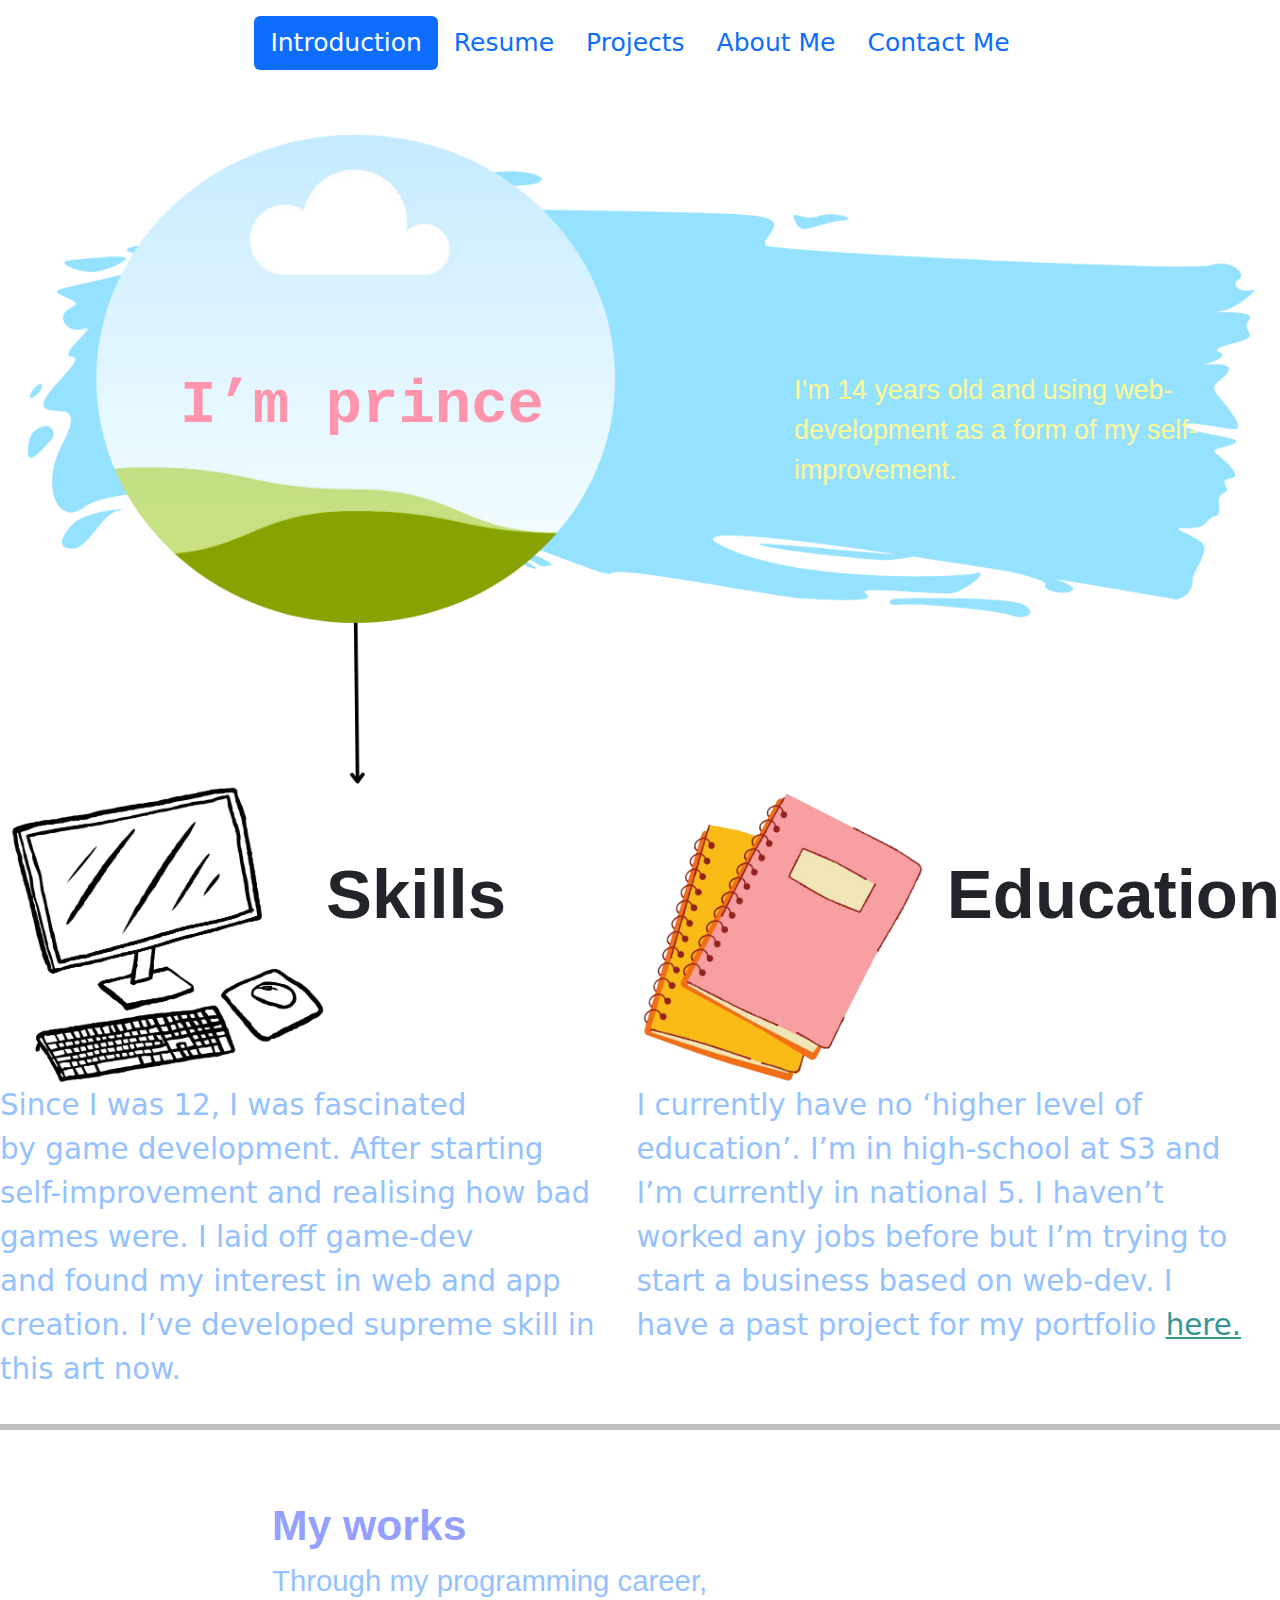
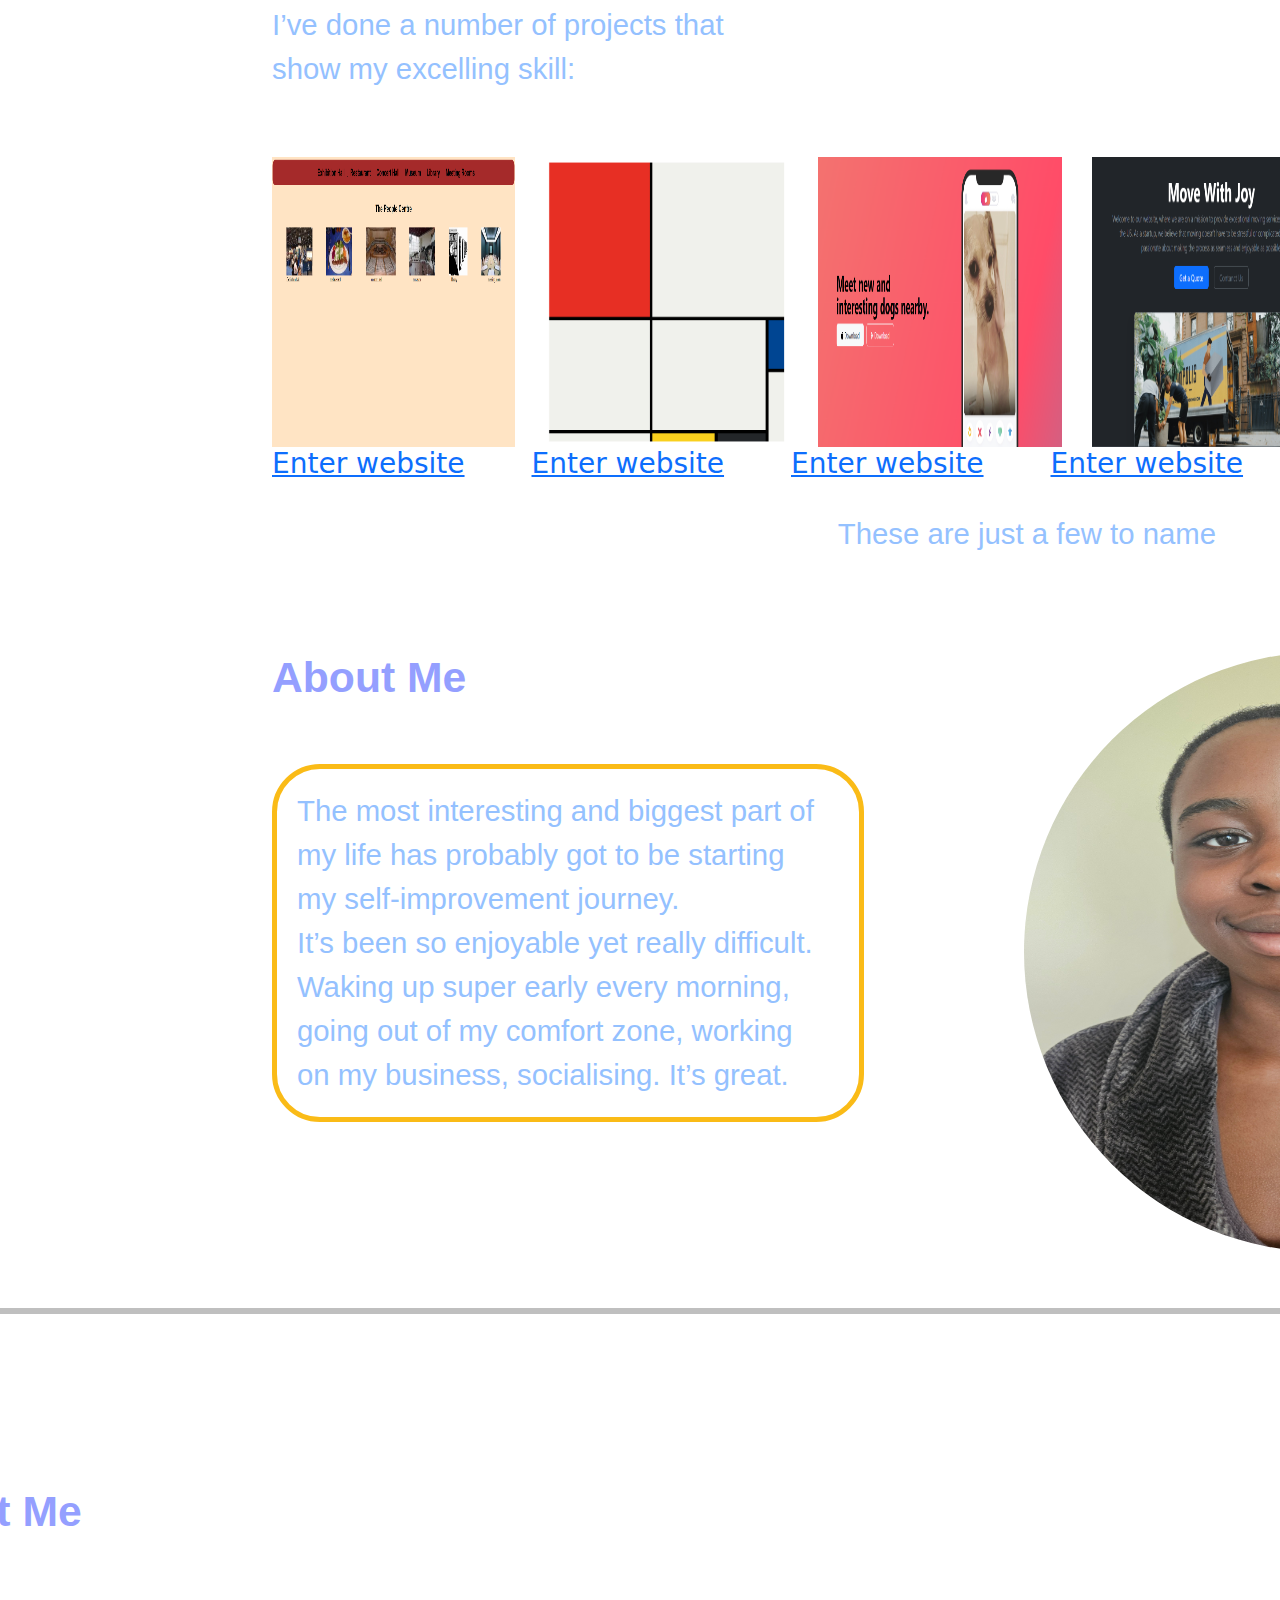
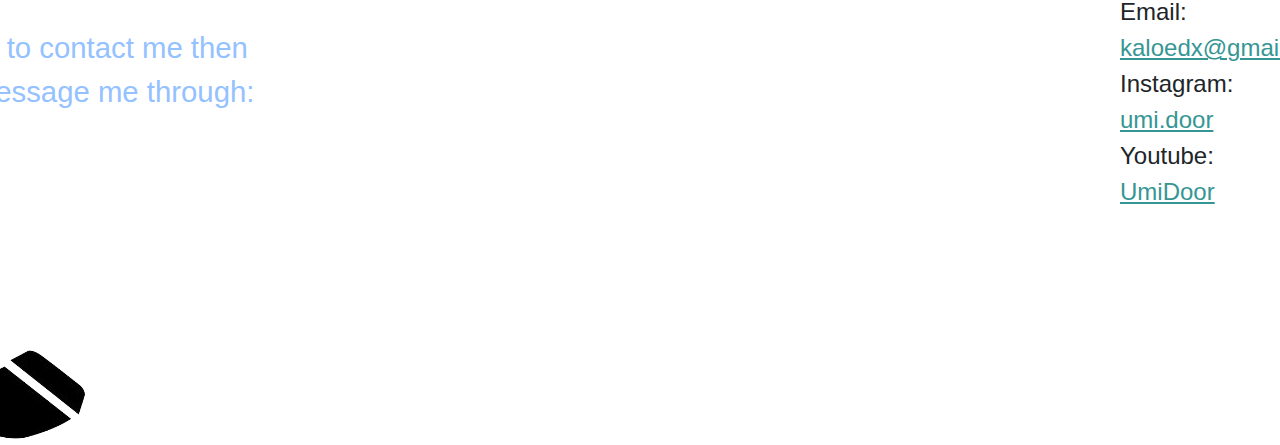
<file: index.html>
<!DOCTYPE html>
<html lang="en">
<head>
    <meta charset="UTF-8">
    <meta name="viewport" content="width=device-width, initial-scale=1.0">
    <title>My Profile</title>
    <link href="https://cdn.jsdelivr.net/npm/bootstrap@5.3.3/dist/css/bootstrap.min.css" rel="stylesheet" integrity="sha384-QWTKZyjpPEjISv5WaRU9OFeRpok6YctnYmDr5pNlyT2bRjXh0JMhjY6hW+ALEwIH" crossorigin="anonymous">
    <link rel="stylesheet" href="./CSS/style.css">

    <meta name="auther" description="Prince" />
</head>
<body>
    <!--navigation-->
    <div class="container" style="font-size: 25px;">
        <header class="d-flex justify-content-center pt-3">
          <ul class="nav nav-pills">
            <li class="nav-item"><a href="#Intro" class="nav-link active" aria-current="page">Introduction</a></li>
            <li class="nav-item"><a href="#Resume" class="nav-link">Resume</a></li>
            <li class="nav-item"><a href="#Projects" class="nav-link">Projects</a></li>
            <li class="nav-item"><a href="#About" class="nav-link">About Me</a></li>
            <li class="nav-item"><a href="#Contact" class="nav-link">Contact Me</a></li>
          </ul>
        </header>
      </div>

      <!--Brief Intro-->
      <header id="Intro">
        <img src="./Images/FirstPage.png" alt="An image of a circle containing a green landscape. Surrounding the circle is a swipe of blue paint.">
        <div>
            <h1>I’m prince</h1>
            <p>I’m 14 years old and using web- <br />development as a form of my self- <br />improvement.</p>
        </div>
      </header>

      <!--Resume-->
      <main id="Resume">
        <div>
            <div>
                <img src="./Images/Computer.png" alt="An image of a drawn computer">
                <h2>Skills</h2>
                <img src="./Images/Notebook.png" alt="An image of two drawn notebooks">
                <h2>Education</h2>
                <p class="SkillText">Since I was 12, I was fascinated <br /> 
                    by game development. After starting <br /> 
                    self-improvement and realising how bad <br /> 
                    games were. I laid off game-dev <br /> 
                    and found my interest in web and app <br /> 
                    creation. I’ve developed supreme skill in <br /> 
                    this art now.</p>
                <p class="EducationText">I currently have no ‘higher level of <br /> 
                    education’. I’m in high-school at S3 and <br /> 
                    I’m currently in national 5. I haven’t <br /> 
                    worked any jobs before but I’m trying to <br /> 
                    start a business based on web-dev. I <br /> 
                    have a past project for my portfolio <a target="_blank" href="./CapstoneOneLink/index.html">here.</a>
                </p>
            </div>
        </div>
      </main>
      <hr style="border: black solid 3px;"/>

      <!--My Projects-->
      <section id="Projects" class="mb-5">
        <h2>My works</h2>
        <p>Through my programming career, <br />
            I’ve done a number of projects that <br />
            show my excelling skill:</p>

          <div class="FullOnFlex">
            <div class="KindaFlex1">
                <img src="./Images/PeopleCenterPreview.png" width="19%" height="290px" alt="A preview image of the people center project I've made at school.">
                <img src="./Images/ModrianPreview.png" width="19%" height="290px" alt="A preview image of the Modrian project I've made." >
                <img src="./Images/TinDogPreview.png" width="19%" height="290px" alt="A preview image of the TinDog project I've made.">
                <img src="./Images/MoveItPreview.png" width="19%" height="290px" alt="A preview image of the Move It project I've made.">
            </div>
            <div class="KindaFlex2">
                <a target="_blank" href="./MyProjects/People Center/HTML Files/HomePage.html"><h3>Enter website</h3></a>
                <a target="_blank" href="./MyProjects/10.3 Mondrian Project/index.html"><h3>Enter website</h3></a>
                <a target="_blank" href="./MyProjects/11.3 TinDog Project/index.html"><h3>Enter website</h3></a>
                <a target="_blank" href="./MyProjects/11.2 Bootstrap Components/index.html"><h3>Enter website</h3></a>
            </div>
          </div>
          <br />
          <p id="special">These are just a few to name</p>
      </section>
      
      <!--About Me-->
      <section id="About">
        <div>
          <div>
            <h2>About Me</h2>
            <p>The most interesting and biggest part of <br />
            my life has probably got to be starting <br />
            my self-improvement journey. <br />
            It’s been so enjoyable yet really difficult. <br />
            Waking up super early every morning, <br />
            going out of my comfort zone, working <br />
            on my business, socialising. It’s great.</p>
          
            <img src="./Images/PrinceNew.jpg" alt="An image of the auther of this page">
          </div>
        </div>
      </section>
      <hr style="border: black solid 3px; margin-bottom: 5rem;"/>
      
      <!--Contact Me-->
      <section id="Contact">
        <div>
          <div>
        
              <h2>Contact Me</h2>
              <p class="contacts">Email: <br />
                <a href="https://mail.google.com/mail/u/0/#inbox?compose=DmwnWsttGMDfCcRNDkNwnTFjrwhZcdJPrMKrDvKnSBTGZGrcCMQLtPXfRHkPQCXdlvxcDQjkrvPv">kaloedx@gmail.com</a> <br /> <span></span>
                Instagram: <br />
                <a href="https://www.instagram.com/umi.door/">umi.door</a> <br /> <span></span>
                Youtube: <br />
                <a href="https://www.youtube.com/channel/UCSnrz1dVMN6v3gvyBiNVcng?sub_confirmation=1">UmiDoor</a> <br />
                </p>
              <p id="firstp">
                If you’d like to contact me then <br />
                you may message me through:
            </p>

            <img class="phone" src="./Images/Telephone.png" alt="An image of a black telephone">
          </div>
        </div>
        </section>

      <script src="https://cdn.jsdelivr.net/npm/bootstrap@5.3.3/dist/js/bootstrap.bundle.min.js" integrity="sha384-YvpcrYf0tY3lHB60NNkmXc5s9fDVZLESaAA55NDzOxhy9GkcIdslK1eN7N6jIeHz" crossorigin="anonymous"></script>
</body>
</html>
</file>
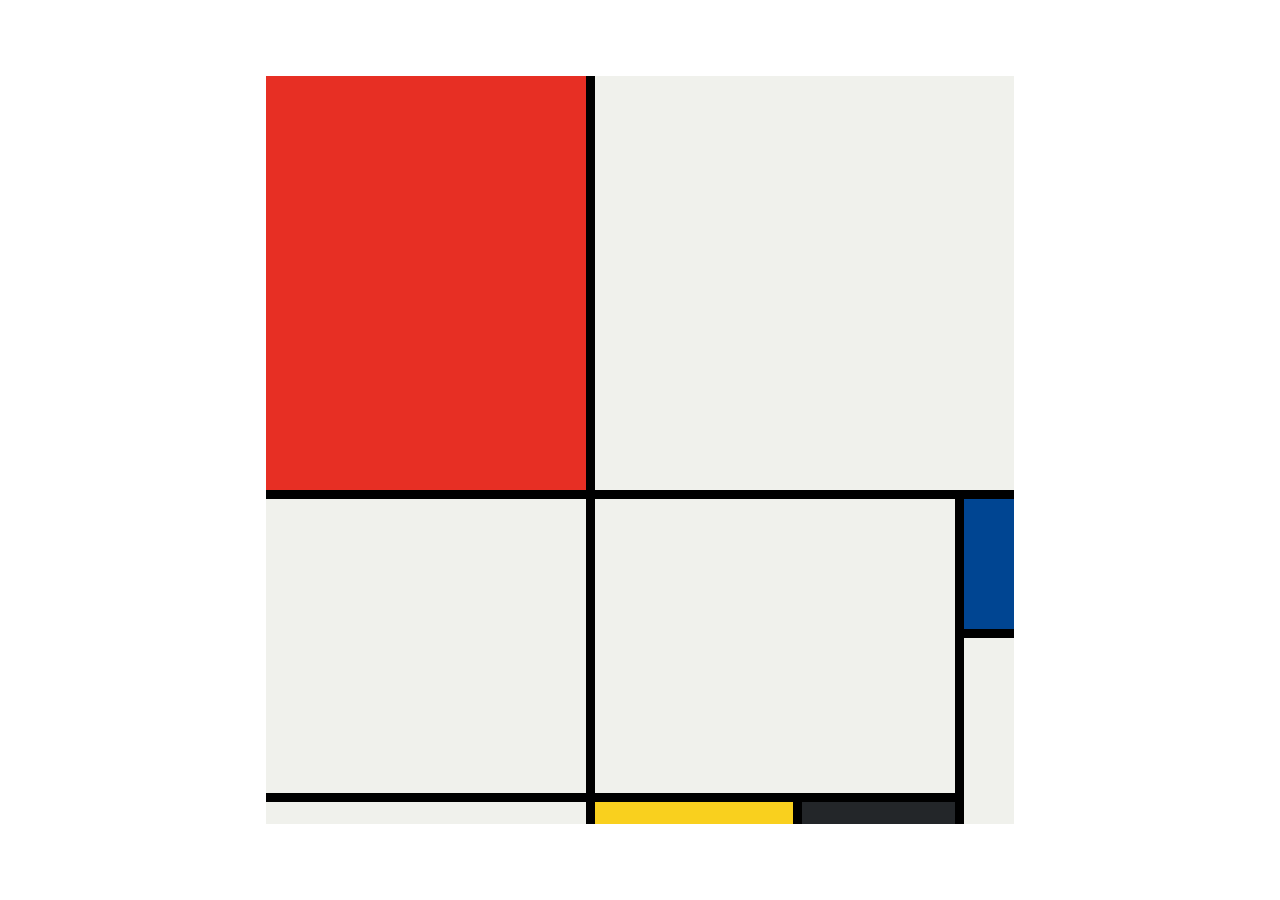
<file: MyProjects/10.3 Mondrian Project/index.html>
<!DOCTYPE html>
<html lang="en">

<head>
  <meta charset="UTF-8">
  <meta name="viewport" content="width=device-width, initial-scale=1.0">
  <title>Mondrian Project</title>
  <style>
    /* 
    Write your CSS here 
    Gap Colour: #000
    White: #F0F1EC
    Red: #E72F24
    Black: #232629
    Blue: #004592
    Yellow: #F9D01E

    For dimensions, see dimensions.png image.
    HINT: Remember you can't change the properties of grid lines.
    But grid lines are transparent!
    */

    #grid-container {
      display: grid;
      height: 748px;
      width: 748px;
      gap: 9px;
      grid-template-rows: 414px 130px 155px 22px;
      grid-template-columns: 320px 198px 153px 50px;
      background-color: black;
    }

    #red-box {
      background-color: #E72F24;
    }

    .white {
      background-color: #F0F1EC;
    }

    #blue-box {
      background-color: #004592;
      height: 130px;
      border-bottom: black solid 10px;
    }

    #black-box {
      background-color: #232629;
      width: 153px;

    }
    
    #Yellow-box {
      background-color: #F9D01E;
      width: 198px;

    }

    .one {
      grid-column: span 3;
    }

    .two {
      grid-row: span 2;
    }

    .three {
      grid-column: span 2;
      grid-row: span 2;
    }

    .four {
      grid-row: span 2;
    }


    body {
      display: flex;
      justify-content: center;
      align-items: center;
      height: 100vh;
      margin: 0;
      padding: 0;
    }
  </style>
</head>

<body>
  <!-- Write your HTML here -->
  <div id="Flex">
  <div id="grid-container">
    
    <div id="red-box"></div>

    <div class="white one"></div>
    <div class="white two"></div>
    <div class="white three"></div>
    <div id="blue-box"></div>

    <div class="white four"></div>

    <div class="white five"></div>
    <div id="Yellow-box"></div>
    <div id="black-box"></div>
    
  </div>
</div>
</body>

</html>
</file>
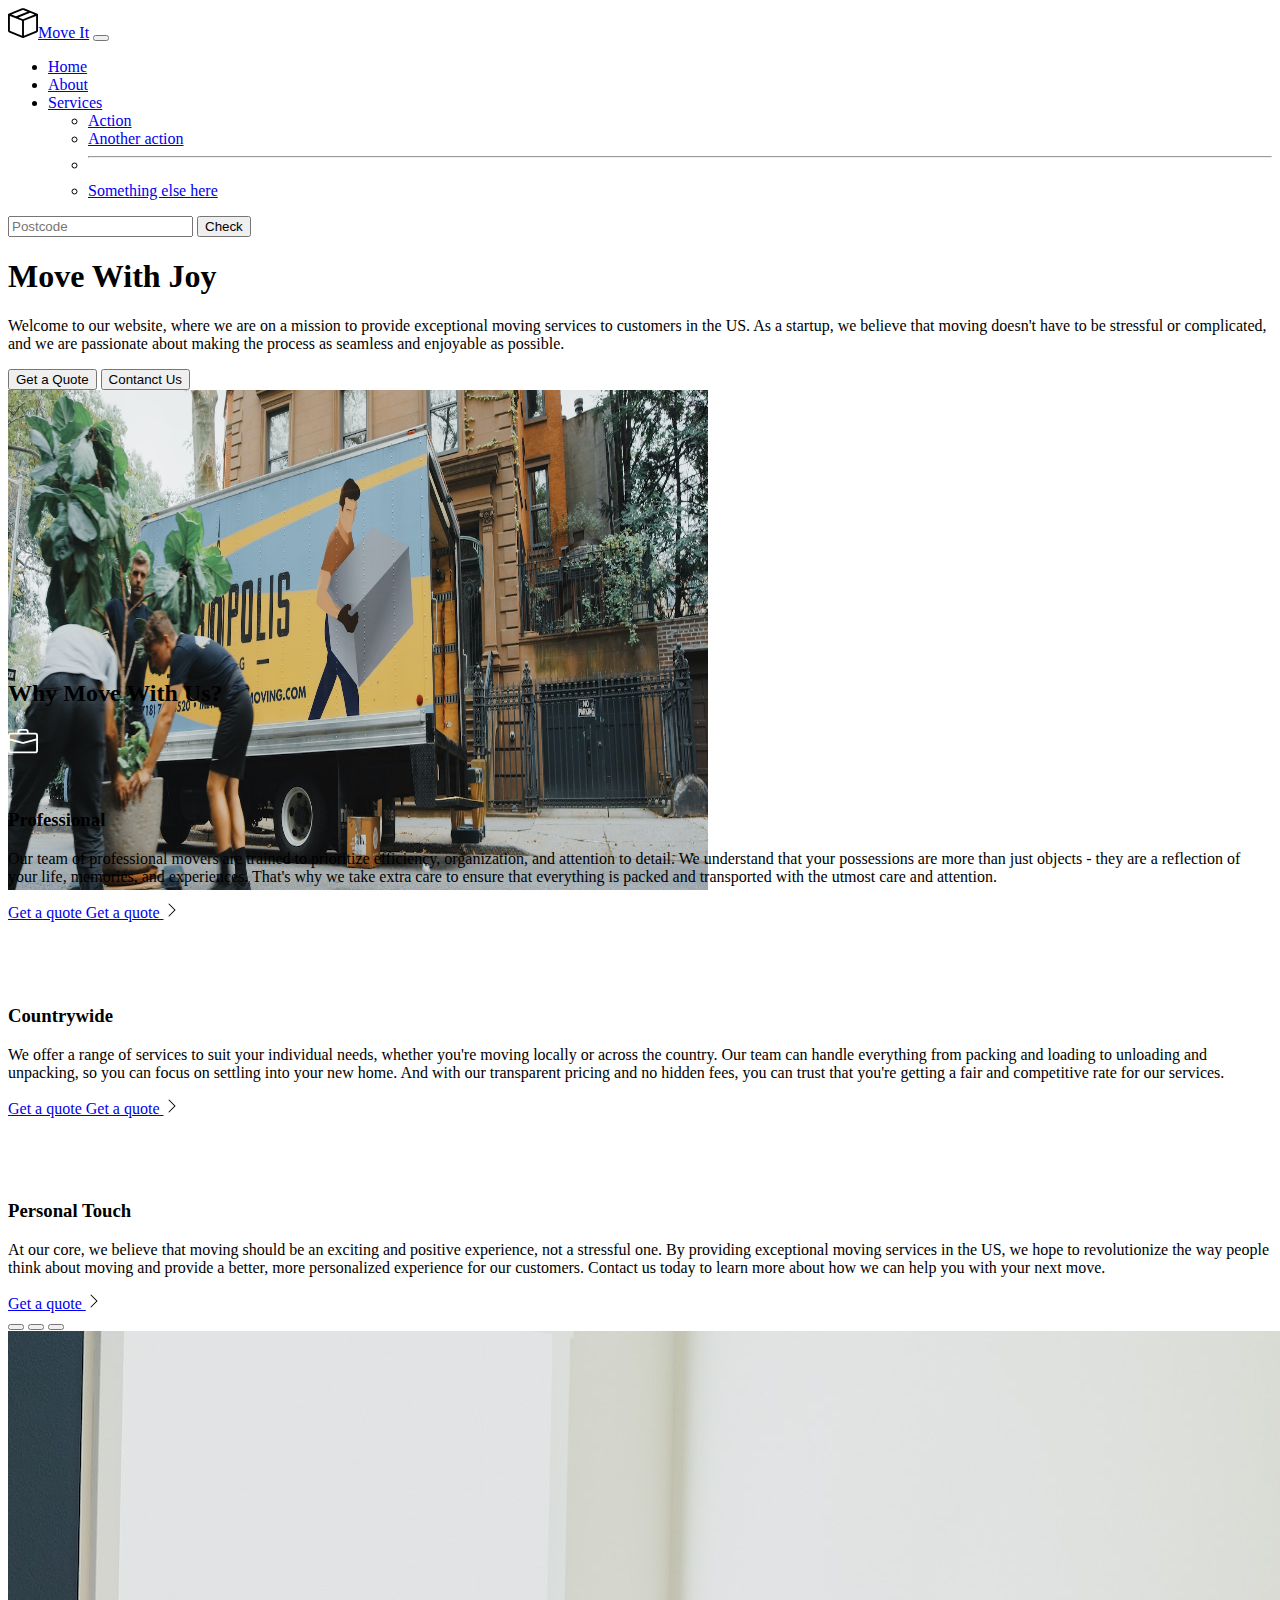
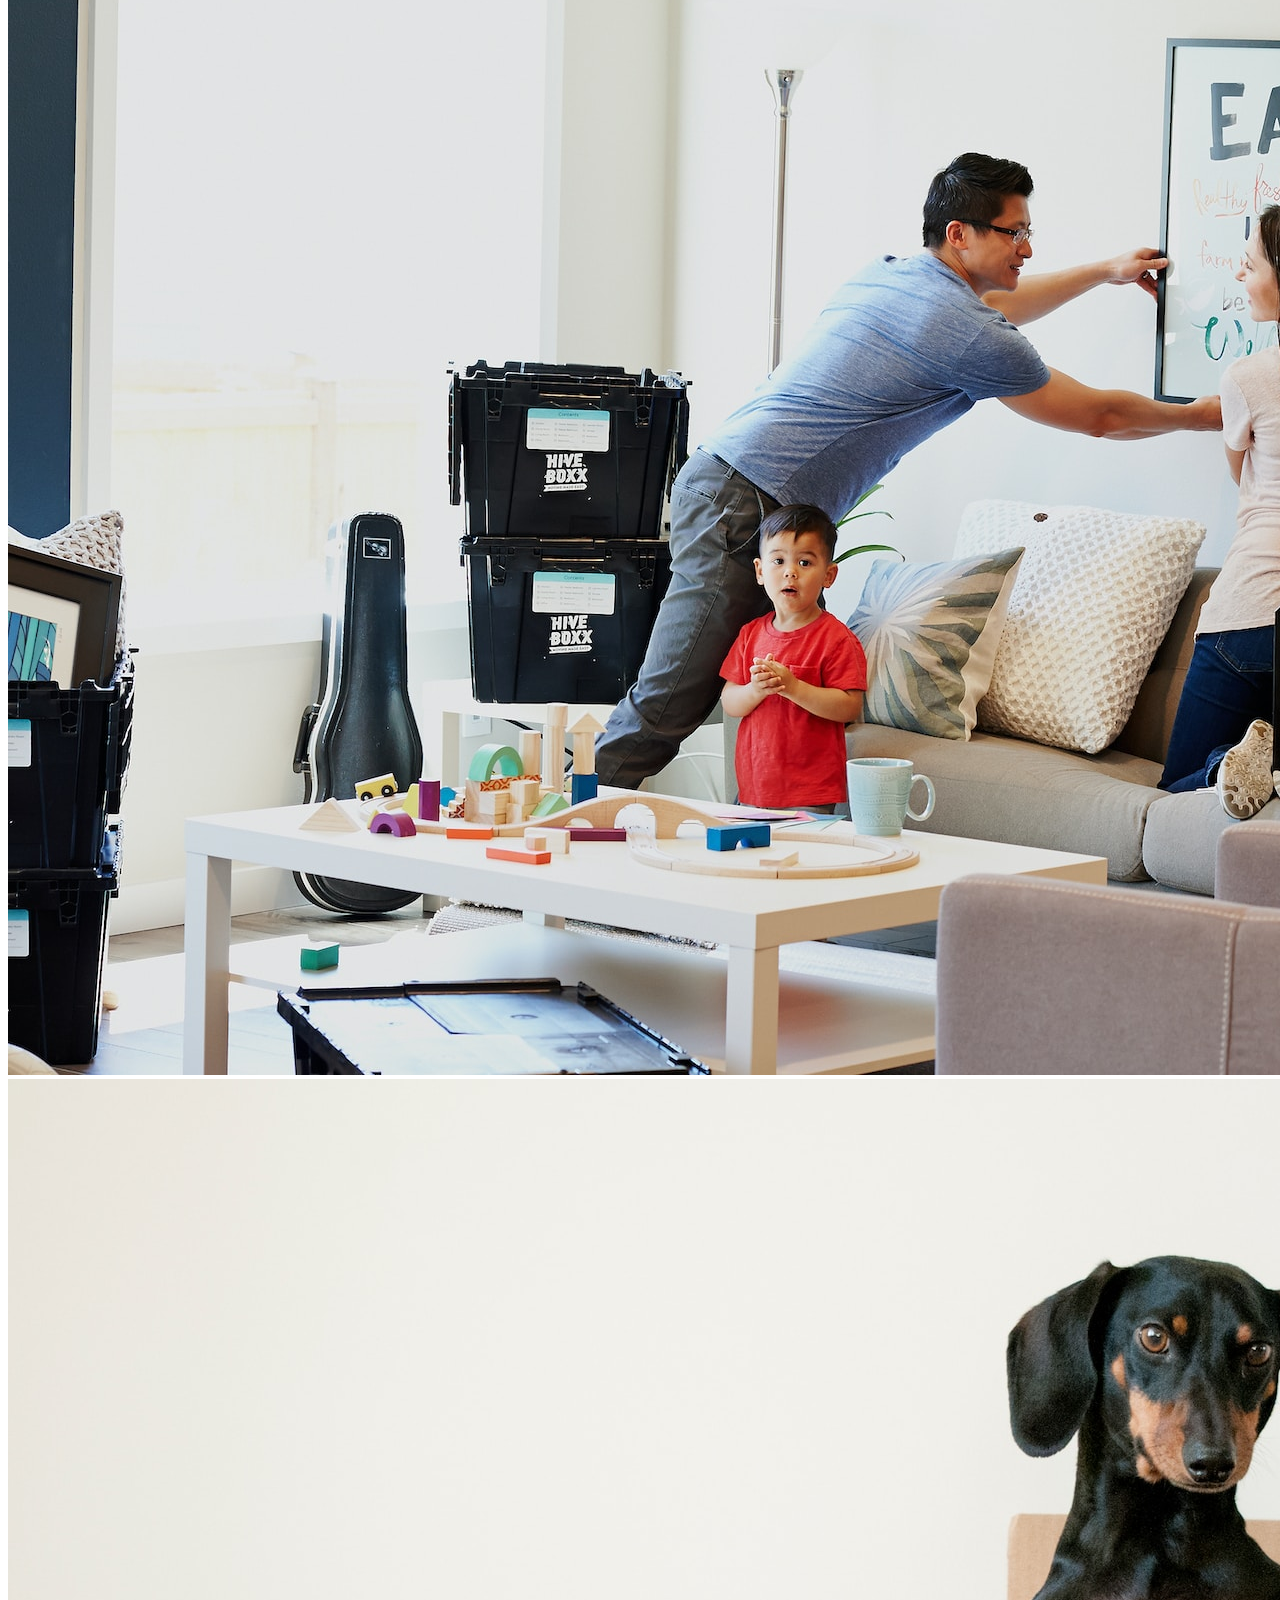
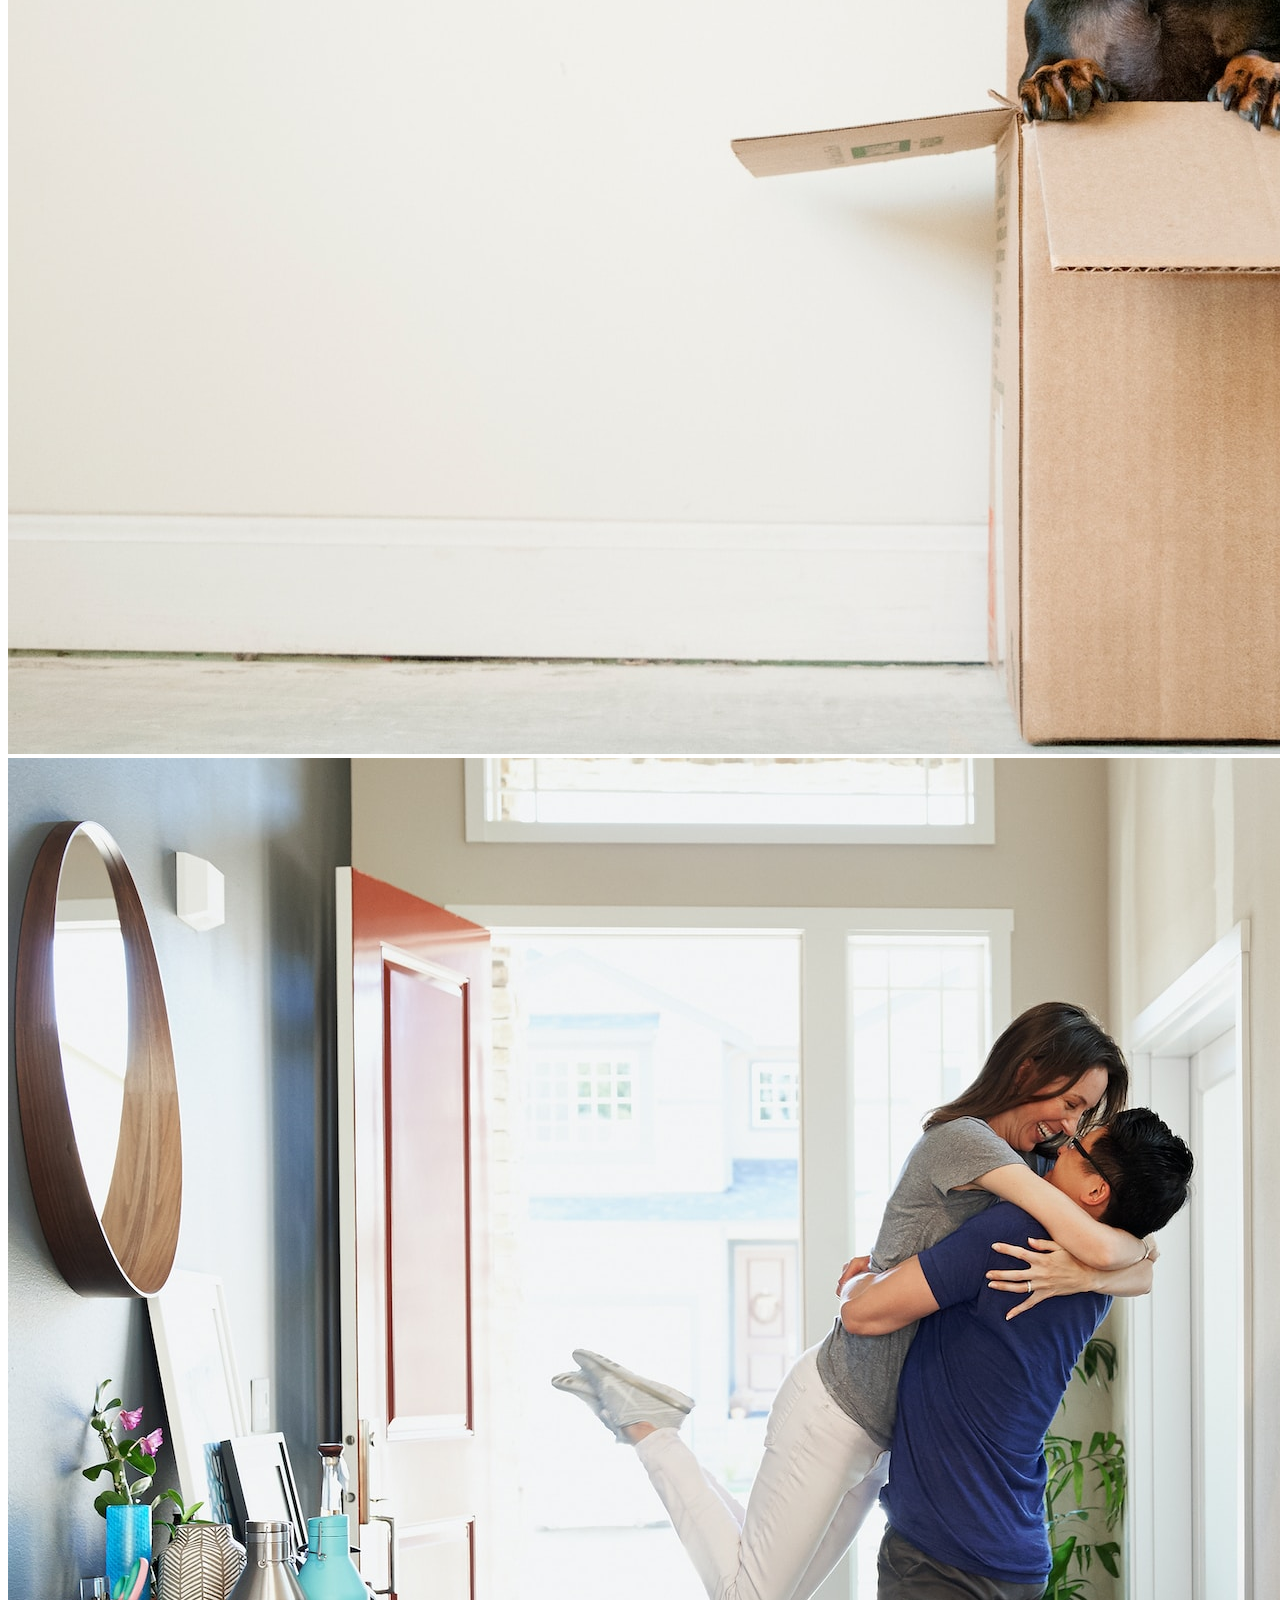
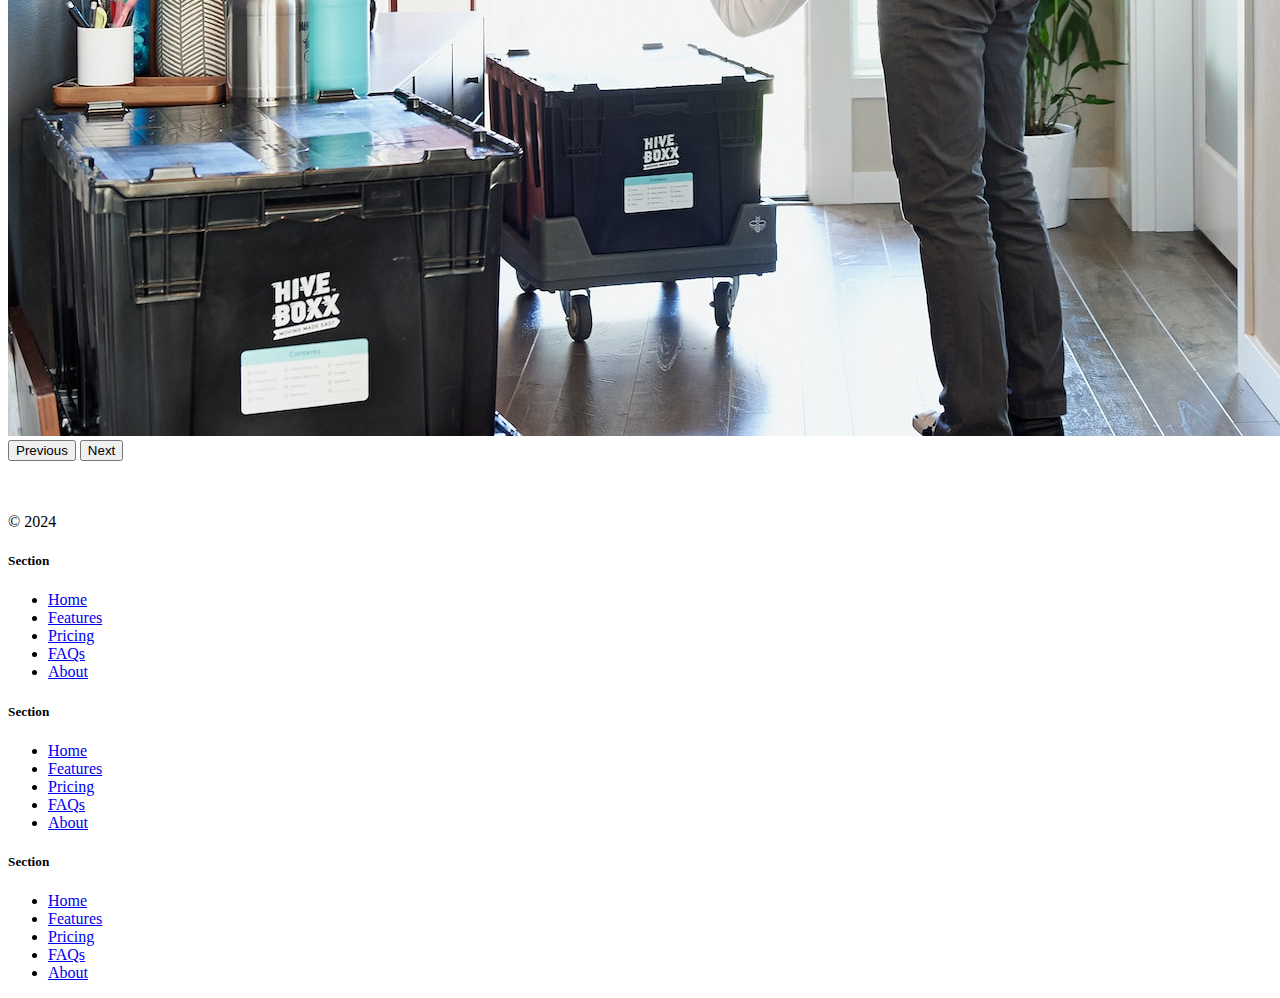
<file: MyProjects/11.2 Bootstrap Components/index.html>
<!DOCTYPE html>
<html lang="en" data-bs-theme="dark"> <!--data-bs-theme="dark"
                                        Allows you to turn the page the dark mode using bootstrap-->

<head>
  <meta charset="UTF-8">
  <meta name="viewport" content="width=device-width, initial-scale=1.0">
  <title>Bootstrap Components</title>
  <link href="https://cdn.jsdelivr.net/npm/bootstrap@5.3.0-alpha2/dist/css/bootstrap.min.css" rel="stylesheet"
    integrity="sha384-aFq/bzH65dt+w6FI2ooMVUpc+21e0SRygnTpmBvdBgSdnuTN7QbdgL+OapgHtvPp" crossorigin="anonymous">
  <style>
    .feature-icon {
    width: 4rem;
    height: 4rem;
    border-radius: 0.75rem;
}
  </style>
</head>

<body>

  <nav class="navbar navbar-expand-lg bg-body-tertiary">
    <div class="container-fluid">
      <a font-size="30px" class="navbar-brand" href="#"><img src="./box-seam.svg" height="30px">Move It</a>
      <button class="navbar-toggler" type="button" data-bs-toggle="collapse" data-bs-target="#navbarSupportedContent" aria-controls="navbarSupportedContent" aria-expanded="false" aria-label="Toggle navigation">
        <span class="navbar-toggler-icon"></span>
      </button>
      <div class="collapse navbar-collapse" id="navbarSupportedContent">
        <ul class="navbar-nav me-auto mb-2 mb-lg-0">
          <li class="nav-item">
            <a class="nav-link active" aria-current="page" href="#">Home</a>
          </li>
          <li class="nav-item">
            <a class="nav-link" href="#">About</a>
          </li>
          <li class="nav-item dropdown">
            <a class="nav-link dropdown-toggle" href="#" role="button" data-bs-toggle="dropdown" aria-expanded="false">
              Services
            </a>
            <ul class="dropdown-menu">
              <li><a class="dropdown-item" href="#">Action</a></li>
              <li><a class="dropdown-item" href="#">Another action</a></li>
              <li><hr class="dropdown-divider"></li>
              <li><a class="dropdown-item" href="#">Something else here</a></li>
            </ul>
          </li>
        </ul>
        <form class="d-flex" role="search">
          <input class="form-control me-2" type="search" placeholder="Postcode" aria-label="Search">
          <button class="btn btn-outline-success" type="submit">Check</button>
        </form>
      </div>
    </div>
  </nav>

  <div class="px-4 pt-5 my-5 text-center border-bottom">
    <h1 class="display-4 fw-bold text-body-emphasis">Move With Joy</h1>
    <div class="col-lg-6 mx-auto">
      <p class="lead mb-4">Welcome to our website, where we are on a mission to provide exceptional moving services to customers in the US. As a startup, we believe that moving doesn't have to be stressful or complicated, and we are passionate about making the process as seamless and enjoyable as possible.</p>
      <div class="d-grid gap-2 d-sm-flex justify-content-sm-center mb-5">
        <button type="button" class="btn btn-primary btn-lg px-4 me-sm-3">Get a Quote</button>
        <button type="button" class="btn btn-outline-secondary btn-lg px-4">Contanct Us</button>
      </div>
    </div>
    <div class="overflow-hidden" style="max-height: 30vh;">
      <div class="container px-5">
        <img src="./moving-van.jpg" class="img-fluid border rounded-3 shadow-lg mb-4" alt="Moving van image" width="700" height="500" loading="lazy">
      </div>
    </div>
  </div>

<div>
  
  <div class="container px-4 py-5" id="featured-3">
    <h2 class="pb-2 border-bottom">Why Move With Us?</h2>
    <div class="row g-4 py-5 row-cols-1 row-cols-lg-3">
      <div class="feature col">
        <div class="feature-icon d-inline-flex align-items-center justify-content-center text-bg-primary bg-gradient fs-2 mb-3">
          <img src="./briefcase.svg" height="30em">
        </div>
        <h3 class="fs-2 text-body-emphasis">Professional</h3>
        <p>Our team of professional movers are trained to prioritize efficiency, organization, and attention to detail. We understand that your possessions are more than just objects - they are a reflection of your life, memories, and experiences. That's why we take extra care to ensure that everything is packed and transported with the utmost care and attention.</p>
        <a href="#" class="icon-link">
          Get a quote
          Get a quote <img src="./chevron-right.svg" />
        
        </a>
      </div>
      <div class="feature col">
        <div class="feature-icon d-inline-flex align-items-center justify-content-center text-bg-primary bg-gradient fs-2 mb-3">
          <img src="./bus-front.svg" height="30em">
        </div>
        <h3 class="fs-2 text-body-emphasis">Countrywide</h3>
        <p>We offer a range of services to suit your individual needs, whether you're moving locally or across the country. Our team can handle everything from packing and loading to unloading and unpacking, so you can focus on settling into your new home. And with our transparent pricing and no hidden fees, you can trust that you're getting a fair and competitive rate for our services.</p>
        <a href="#" class="icon-link">
          Get a quote
          Get a quote <img src="./chevron-right.svg" />
        
        </a>
      </div>
      <div class="feature col">
        <div class="feature-icon d-inline-flex align-items-center justify-content-center text-bg-primary bg-gradient fs-2 mb-3">
          <img src="./chat-square-heart.svg" height="30em">
        </div>
        <h3 class="fs-2 text-body-emphasis">Personal Touch</h3>
        <p>At our core, we believe that moving should be an exciting and positive experience, not a stressful one. By providing exceptional moving services in the US, we hope to revolutionize the way people think about moving and provide a better, more personalized experience for our customers. Contact us today to learn more about how we can help you with your next move.</p>
        <a href="#" class="icon-link">
          Get a quote <img src="./chevron-right.svg" />
        </a>
      </div>
    </div>
  </div>

  <div class="container">
  <div id="carouselExampleIndicators" class="carousel slide">
    <div class="carousel-indicators">
      <button type="button" data-bs-target="#carouselExampleIndicators" data-bs-slide-to="0" class="active" aria-current="true" aria-label="Slide 1"></button>
      <button type="button" data-bs-target="#carouselExampleIndicators" data-bs-slide-to="1" aria-label="Slide 2"></button>
      <button type="button" data-bs-target="#carouselExampleIndicators" data-bs-slide-to="2" aria-label="Slide 3"></button>
    </div>

    <div class="carousel-inner">
      <div class="carousel-item active">
        <img src="./family.jpg" class="d-block w-100" alt="...">
      </div>

      <div class="carousel-item">
        <img src="./dog.jpg" class="d-block w-100" alt="...">
      </div>

      <div class="carousel-item">
        <img src="./couple.jpg" class="d-block w-100" alt="...">
      </div>

    </div>
    <button class="carousel-control-prev" type="button" data-bs-target="#carouselExampleIndicators" data-bs-slide="prev">
      <span class="carousel-control-prev-icon" aria-hidden="true"></span>
      <span class="visually-hidden">Previous</span>
    </button>
    <button class="carousel-control-next" type="button" data-bs-target="#carouselExampleIndicators" data-bs-slide="next">
      <span class="carousel-control-next-icon" aria-hidden="true"></span>
      <span class="visually-hidden">Next</span>
    </button>
  </div>

</div>

<div class="container">
  <footer class="row row-cols-1 row-cols-sm-2 row-cols-md-5 py-5 my-5 border-top">
    <div class="col mb-3">
      <a href="/" class="d-flex align-items-center mb-3 link-body-emphasis text-decoration-none">
        <svg class="bi me-2" width="40" height="32"><use xlink:href="#bootstrap"></use></svg>
      </a>
      <p class="text-body-secondary">© 2024</p>
    </div>

    <div class="col mb-3">

    </div>

    <div class="col mb-3">
      <h5>Section</h5>
      <ul class="nav flex-column">
        <li class="nav-item mb-2"><a href="#" class="nav-link p-0 text-body-secondary">Home</a></li>
        <li class="nav-item mb-2"><a href="#" class="nav-link p-0 text-body-secondary">Features</a></li>
        <li class="nav-item mb-2"><a href="#" class="nav-link p-0 text-body-secondary">Pricing</a></li>
        <li class="nav-item mb-2"><a href="#" class="nav-link p-0 text-body-secondary">FAQs</a></li>
        <li class="nav-item mb-2"><a href="#" class="nav-link p-0 text-body-secondary">About</a></li>
      </ul>
    </div>

    <div class="col mb-3">
      <h5>Section</h5>
      <ul class="nav flex-column">
        <li class="nav-item mb-2"><a href="#" class="nav-link p-0 text-body-secondary">Home</a></li>
        <li class="nav-item mb-2"><a href="#" class="nav-link p-0 text-body-secondary">Features</a></li>
        <li class="nav-item mb-2"><a href="#" class="nav-link p-0 text-body-secondary">Pricing</a></li>
        <li class="nav-item mb-2"><a href="#" class="nav-link p-0 text-body-secondary">FAQs</a></li>
        <li class="nav-item mb-2"><a href="#" class="nav-link p-0 text-body-secondary">About</a></li>
      </ul>
    </div>

    <div class="col mb-3">
      <h5>Section</h5>
      <ul class="nav flex-column">
        <li class="nav-item mb-2"><a href="#" class="nav-link p-0 text-body-secondary">Home</a></li>
        <li class="nav-item mb-2"><a href="#" class="nav-link p-0 text-body-secondary">Features</a></li>
        <li class="nav-item mb-2"><a href="#" class="nav-link p-0 text-body-secondary">Pricing</a></li>
        <li class="nav-item mb-2"><a href="#" class="nav-link p-0 text-body-secondary">FAQs</a></li>
        <li class="nav-item mb-2"><a href="#" class="nav-link p-0 text-body-secondary">About</a></li>
      </ul>
    </div>
  </footer>
  
</div>
</body>
<script src="https://cdn.jsdelivr.net/npm/bootstrap@5.3.3/dist/js/bootstrap.bundle.min.js" integrity="sha384-YvpcrYf0tY3lHB60NNkmXc5s9fDVZLESaAA55NDzOxhy9GkcIdslK1eN7N6jIeHz" crossorigin="anonymous"></script>
</html>
</file>
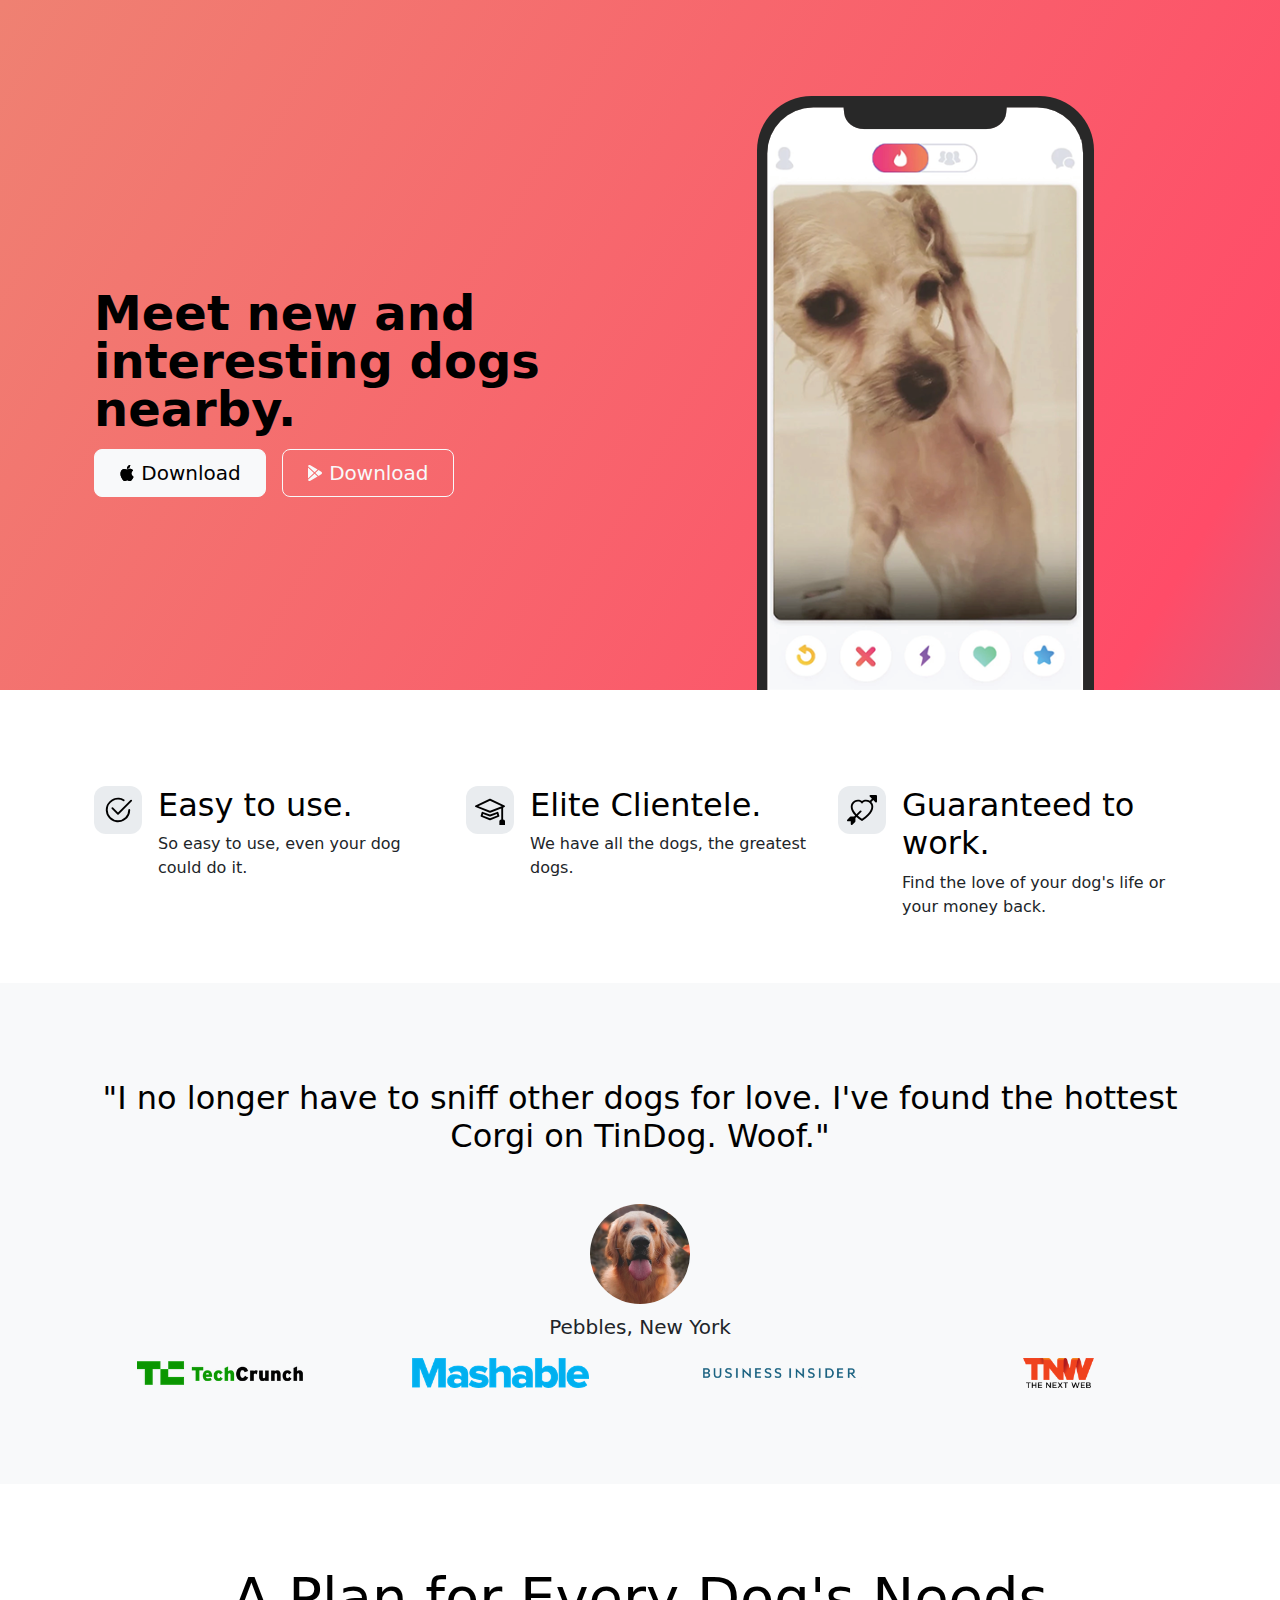
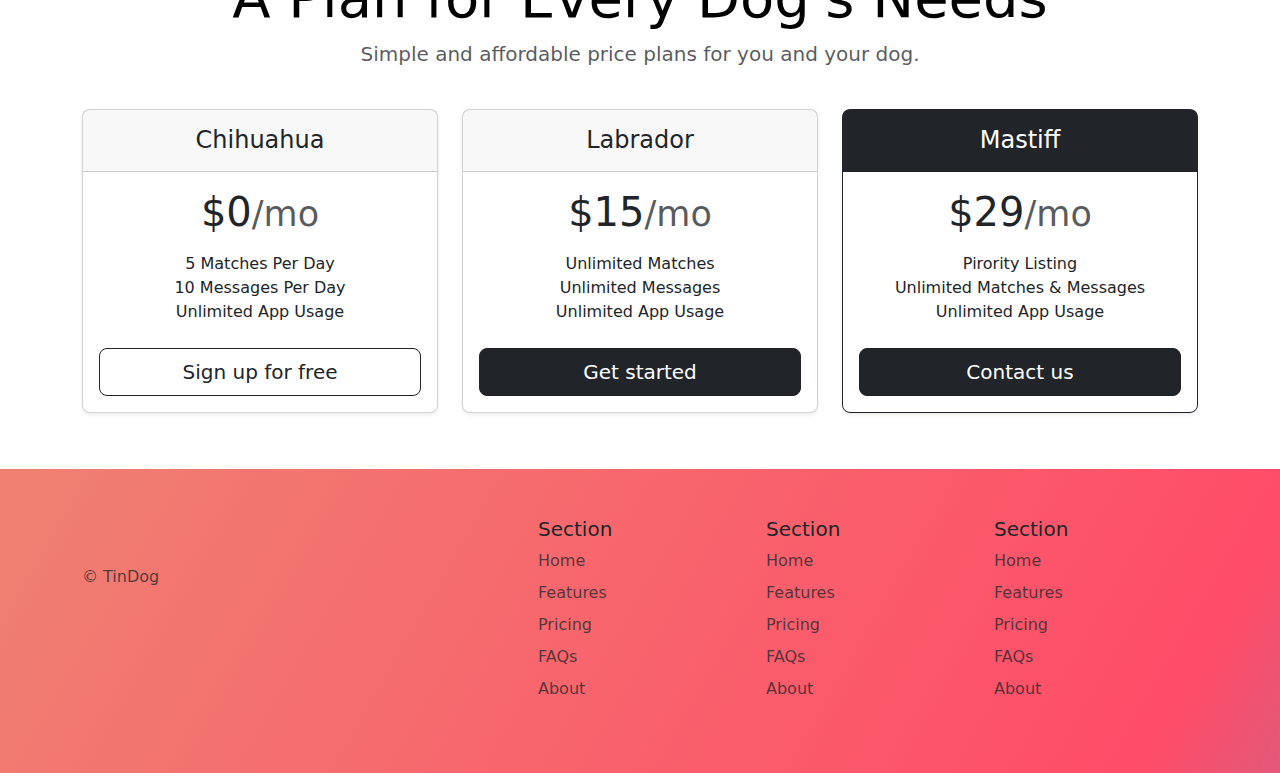
<file: MyProjects/11.3 TinDog Project/index.html>
<!DOCTYPE html>
<html lang="en">

<head>
  <meta charset="UTF-8">
  <meta name="viewport" content="width=device-width, initial-scale=1.0">
  <title>TinDog</title>
  <link href="https://cdn.jsdelivr.net/npm/bootstrap@5.3.3/dist/css/bootstrap.min.css" rel="stylesheet" integrity="sha384-QWTKZyjpPEjISv5WaRU9OFeRpok6YctnYmDr5pNlyT2bRjXh0JMhjY6hW+ALEwIH" crossorigin="anonymous">
  <link href="./css/style.css" rel="stylesheet" />
</head>

<body>

  <!-- Title -->
  <section id="title" class="gradient-background">

    <div class="container col-xxl-8 px-4 pt-5">
      <div class="row flex-lg-row-reverse align-items-center g-5 pt-5">
        <div class="col-10 col-sm-8 col-lg-6">
          <img src="./images/iphone.png" height="200" class="d-block mx-lg-auto img-fluid" alt="Dog tinder account image" loading="lazy">
        </div>
        <div class="col-lg-6">
          <h1 class="display-5 fw-bold text-body-emphasis lh-1 mb-3">Meet new and interesting dogs nearby.</h1>
          <div class="d-grid gap-2 d-md-flex justify-content-md-start">

            <button type="button" class="btn btn-primary btn-light btn-lg px-4 me-md-2"><svg xmlns="http://www.w3.org/2000/svg" width="16" height="16" fill="currentColor"
                class="bi bi-apple mb-1" viewBox="0 0 16 16">
<path
                  d="M11.182.008C11.148-.03 9.923.023 8.857 1.18c-1.066 1.156-.902 2.482-.878 2.516.024.034 1.52.087 2.475-1.258.955-1.345.762-2.391.728-2.43Zm3.314 11.733c-.048-.096-2.325-1.234-2.113-3.422.212-2.189 1.675-2.789 1.698-2.854.023-.065-.597-.79-1.254-1.157a3.692 3.692 0 0 0-1.563-.434c-.108-.003-.483-.095-1.254.116-.508.139-1.653.589-1.968.607-.316.018-1.256-.522-2.267-.665-.647-.125-1.333.131-1.824.328-.49.196-1.422.754-2.074 2.237-.652 1.482-.311 3.83-.067 4.56.244.729.625 1.924 1.273 2.796.576.984 1.34 1.667 1.659 1.899.319.232 1.219.386 1.843.067.502-.308 1.408-.485 1.766-.472.357.013 1.061.154 1.782.539.571.197 1.111.115 1.652-.105.541-.221 1.324-1.059 2.238-2.758.347-.79.505-1.217.473-1.282Z" />
<path
                  d="M11.182.008C11.148-.03 9.923.023 8.857 1.18c-1.066 1.156-.902 2.482-.878 2.516.024.034 1.52.087 2.475-1.258.955-1.345.762-2.391.728-2.43Zm3.314 11.733c-.048-.096-2.325-1.234-2.113-3.422.212-2.189 1.675-2.789 1.698-2.854.023-.065-.597-.79-1.254-1.157a3.692 3.692 0 0 0-1.563-.434c-.108-.003-.483-.095-1.254.116-.508.139-1.653.589-1.968.607-.316.018-1.256-.522-2.267-.665-.647-.125-1.333.131-1.824.328-.49.196-1.422.754-2.074 2.237-.652 1.482-.311 3.83-.067 4.56.244.729.625 1.924 1.273 2.796.576.984 1.34 1.667 1.659 1.899.319.232 1.219.386 1.843.067.502-.308 1.408-.485 1.766-.472.357.013 1.061.154 1.782.539.571.197 1.111.115 1.652-.105.541-.221 1.324-1.059 2.238-2.758.347-.79.505-1.217.473-1.282Z" />
</svg> Download</button>

            <button type="button" class="btn btn-outline-light btn-outline-secondary btn-lg px-4"><svg xmlns="http://www.w3.org/2000/svg" width="16" height="16" fill="currentColor"
              class="bi bi-google-play mb-1" viewBox="0 0 16 16">
<path
                d="M14.222 9.374c1.037-.61 1.037-2.137 0-2.748L11.528 5.04 8.32 8l3.207 2.96 2.694-1.586Zm-3.595 2.116L7.583 8.68 1.03 14.73c.201 1.029 1.36 1.61 2.303 1.055l7.294-4.295ZM1 13.396V2.603L6.846 8 1 13.396ZM1.03 1.27l6.553 6.05 3.044-2.81L3.333.215C2.39-.341 1.231.24 1.03 1.27Z" />
</svg> Download</button>
          </div>
        </div>
      </div>
    </div>
  </section>

  <!-- Features -->
  <section id="features">
    <div class="container px-4 pt-5" id="hanging-icons">
      <div class="row g-4 pt-5 row-cols-1 row-cols-lg-3">
        <div class="col d-flex align-items-start">
          <div class="icon-square text-body-emphasis bg-body-secondary d-inline-flex align-items-center justify-content-center fs-4 flex-shrink-0 me-3">
            <svg xmlns="http://www.w3.org/2000/svg" height="30" fill="currentColor" class="bi bi-check2-circle"
              viewBox="0 0 16 16">
<path
                d="M2.5 8a5.5 5.5 0 0 1 8.25-4.764.5.5 0 0 0 .5-.866A6.5 6.5 0 1 0 14.5 8a.5.5 0 0 0-1 0 5.5 5.5 0 1 1-11 0z" />
<path
                d="M15.354 3.354a.5.5 0 0 0-.708-.708L8 9.293 5.354 6.646a.5.5 0 1 0-.708.708l3 3a.5.5 0 0 0 .708 0l7-7z" />
</svg>
          </div>
          <div>
            <h3 class="fs-2 text-body-emphasis">Easy to use.</h3>
            <p>So easy to use, even your dog could do it.</p>
            </a>
          </div>
        </div>
        <div class="col d-flex align-items-start">
          <div class="icon-square text-body-emphasis bg-body-secondary d-inline-flex align-items-center justify-content-center fs-4 flex-shrink-0 me-3">
            <svg xmlns="http://www.w3.org/2000/svg" height="30" fill="currentColor" class="bi bi-mortarboard" viewBox="0 0 16 16">
              <path d="M8.211 2.047a.5.5 0 0 0-.422 0l-7.5 3.5a.5.5 0 0 0 .025.917l7.5 3a.5.5 0 0 0 .372 0L14 7.14V13a1 1 0 0 0-1 1v2h3v-2a1 1 0 0 0-1-1V6.739l.686-.275a.5.5 0 0 0 .025-.917l-7.5-3.5ZM8 8.46 1.758 5.965 8 3.052l6.242 2.913L8 8.46Z"/>
              <path d="M4.176 9.032a.5.5 0 0 0-.656.327l-.5 1.7a.5.5 0 0 0 .294.605l4.5 1.8a.5.5 0 0 0 .372 0l4.5-1.8a.5.5 0 0 0 .294-.605l-.5-1.7a.5.5 0 0 0-.656-.327L8 10.466 4.176 9.032Zm-.068 1.873.22-.748 3.496 1.311a.5.5 0 0 0 .352 0l3.496-1.311.22.748L8 12.46l-3.892-1.556Z"/>
              </svg>
          </div>
          <div>
            <h3 class="fs-2 text-body-emphasis">Elite Clientele.</h3>
            <p>We have all the dogs, the greatest dogs.</p>
            </a>
          </div>
        </div>
        <div class="col d-flex align-items-start">
          <div class="icon-square text-body-emphasis bg-body-secondary d-inline-flex align-items-center justify-content-center fs-4 flex-shrink-0 me-3">
            <svg xmlns="http://www.w3.org/2000/svg" height="30" fill="currentColor" class="bi bi-arrow-through-heart"
              viewBox="0 0 16 16">
<path fill-rule="evenodd"
                d="M2.854 15.854A.5.5 0 0 1 2 15.5V14H.5a.5.5 0 0 1-.354-.854l1.5-1.5A.5.5 0 0 1 2 11.5h1.793l.53-.53c-.771-.802-1.328-1.58-1.704-2.32-.798-1.575-.775-2.996-.213-4.092C3.426 2.565 6.18 1.809 8 3.233c1.25-.98 2.944-.928 4.212-.152L13.292 2 12.147.854A.5.5 0 0 1 12.5 0h3a.5.5 0 0 1 .5.5v3a.5.5 0 0 1-.854.354L14 2.707l-1.006 1.006c.236.248.44.531.6.845.562 1.096.585 2.517-.213 4.092-.793 1.563-2.395 3.288-5.105 5.08L8 13.912l-.276-.182a21.86 21.86 0 0 1-2.685-2.062l-.539.54V14a.5.5 0 0 1-.146.354l-1.5 1.5Zm2.893-4.894A20.419 20.419 0 0 0 8 12.71c2.456-1.666 3.827-3.207 4.489-4.512.679-1.34.607-2.42.215-3.185-.817-1.595-3.087-2.054-4.346-.761L8 4.62l-.358-.368c-1.259-1.293-3.53-.834-4.346.761-.392.766-.464 1.845.215 3.185.323.636.815 1.33 1.519 2.065l1.866-1.867a.5.5 0 1 1 .708.708L5.747 10.96Z" />
</svg>
          </div>
          <div>
            <h3 class="fs-2 text-body-emphasis">Guaranteed to work.</h3>
            <p>Find the love of your dog's life or your money back.</p>
            </a>
          </div>
        </div>
      </div>
    </div>
  </section>

  <!-- Testimonial -->
  <section id="testimonial">
    <div class="my-5">
      <div class="p-5 text-center bg-body-tertiary">
        <div class="container py-5">
          <h2 class="text-body-emphasis mb-5">"I no longer have to sniff other dogs for love. I've found the hottest Corgi on TinDog. Woof."</h2>
            <img src="./images/dog-img.jpg" class="profile-img mb-2"/>
            <p class="col-lg-8 mx-auto lead">Pebbles, New York</p>
            <div class="container">
              <div class="row">
                <div class="col-lg-3 col-sm-12"><img src="./images/techcrunch.png" alt="techcrunch logo" height="30"></div>
                <div class="col-lg-3 col-sm-12"><img src="./images/mashable.png" alt="techcrunch logo" height="30"></div>
                <div class="col-lg-3 col-sm-12"><img src="./images/bizinsider.png" alt="techcrunch logo" height="30"></div>
                <div class="col-lg-3 col-sm-12"><img src="./images/tnw.png" alt="techcrunch logo" height="30"></div>
            </div>
          </div>
          
        </div>
      </div>
    </div>
  </section>

  <!-- Pricing -->
  <section id="pricing">

    <div class="container py-3">
      <div class="pricing-header p-3 pb-md-4 mx-auto text-center">
        <h1 class="display-4 fw-normal text-body-emphasis">A Plan for Every Dog's Needs</h1>
        <p class="fs-5 text-body-secondary">Simple and affordable price plans for you and your dog.</p>
      </div>
      <main>
        <div class="row row-cols-1 row-cols-md-3 mb-3 text-center">
          <div class="col">
            <div class="card mb-4 rounded-3 shadow-sm">
              <div class="card-header py-3">
                <h4 class="my-0 fw-normal">Chihuahua</h4>
              </div>
              <div class="card-body">
                <h1 class="card-title pricing-card-title">$0<small class="text-body-secondary fw-light">/mo</small></h1>
                <ul class="list-unstyled mt-3 mb-4">
                  <li>5 Matches Per Day</li>
                  <li>10 Messages Per Day</li>
                  <li>Unlimited App Usage</li>
                </ul>
                <button type="button" class="btn-outline-dark w-100 btn btn-lg btn-outline-primary">Sign up for free</button>
              </div>
            </div>
          </div>
          <div class="col">
            <div class="card mb-4 rounded-3 shadow-sm">
              <div class="card-header py-3">
                <h4 class="my-0 fw-normal">Labrador</h4>
              </div>
              <div class="card-body">
                <h1 class="card-title pricing-card-title">$15<small class="text-body-secondary fw-light">/mo</small></h1>
                <ul class="list-unstyled mt-3 mb-4">
                  <li>Unlimited Matches</li>
                  <li>Unlimited Messages</li>
                  <li>Unlimited App Usage</li>
                </ul>
                <button type="button" class="btn-dark w-100 btn btn-lg btn-primary">Get started</button>
              </div>
            </div>
          </div>
          <div class="col">
            <div class="card mb-4 rounded-3 shadow-sm border-dark">
              <div class="card-header py-3 text-bg-dark border-dark">
                <h4 class="my-0 fw-normal">Mastiff</h4>
              </div>
              <div class="card-body">
                <h1 class="card-title pricing-card-title">$29<small class="text-body-secondary fw-light">/mo</small></h1>
                <ul class="list-unstyled mt-3 mb-4">
                  <li>Pirority Listing</li>
                  <li>Unlimited Matches & Messages</li>
                  <li>Unlimited App Usage</li>
                </ul>
                <button type="button" class="btn-dark w-100 btn btn-lg btn-primary">Contact us</button>
              </div>
            </div>
          </div>
        </div>
    </div>

  </section>
  <!-- Footer -->
  <section id="footer" class="gradient-background">
    <div class="container">
      <footer class="row row-cols-1 row-cols-sm-2 row-cols-md-5 py-5">
        <div class="col mb-3">
          <a href="/" class="d-flex align-items-center mb-3 link-body-emphasis text-decoration-none">
            <svg class="bi me-2" width="40" height="32"><use xlink:href="#bootstrap"></use></svg>
          </a>
          <p class="text-body-secondary">© TinDog</p>
        </div>
    
        <div class="col mb-3">
    
        </div>
    
        <div class="col mb-3">
          <h5>Section</h5>
          <ul class="nav flex-column">
            <li class="nav-item mb-2"><a href="#" class="nav-link p-0 text-body-secondary">Home</a></li>
            <li class="nav-item mb-2"><a href="#" class="nav-link p-0 text-body-secondary">Features</a></li>
            <li class="nav-item mb-2"><a href="#" class="nav-link p-0 text-body-secondary">Pricing</a></li>
            <li class="nav-item mb-2"><a href="#" class="nav-link p-0 text-body-secondary">FAQs</a></li>
            <li class="nav-item mb-2"><a href="#" class="nav-link p-0 text-body-secondary">About</a></li>
          </ul>
        </div>
    
        <div class="col mb-3">
          <h5>Section</h5>
          <ul class="nav flex-column">
            <li class="nav-item mb-2"><a href="#" class="nav-link p-0 text-body-secondary">Home</a></li>
            <li class="nav-item mb-2"><a href="#" class="nav-link p-0 text-body-secondary">Features</a></li>
            <li class="nav-item mb-2"><a href="#" class="nav-link p-0 text-body-secondary">Pricing</a></li>
            <li class="nav-item mb-2"><a href="#" class="nav-link p-0 text-body-secondary">FAQs</a></li>
            <li class="nav-item mb-2"><a href="#" class="nav-link p-0 text-body-secondary">About</a></li>
          </ul>
        </div>
    
        <div class="col mb-3">
          <h5>Section</h5>
          <ul class="nav flex-column">
            <li class="nav-item mb-2"><a href="#" class="nav-link p-0 text-body-secondary">Home</a></li>
            <li class="nav-item mb-2"><a href="#" class="nav-link p-0 text-body-secondary">Features</a></li>
            <li class="nav-item mb-2"><a href="#" class="nav-link p-0 text-body-secondary">Pricing</a></li>
            <li class="nav-item mb-2"><a href="#" class="nav-link p-0 text-body-secondary">FAQs</a></li>
            <li class="nav-item mb-2"><a href="#" class="nav-link p-0 text-body-secondary">About</a></li>
          </ul>
        </div>
      </footer>
    </div>

  </section>
</body>

</html>
</file>
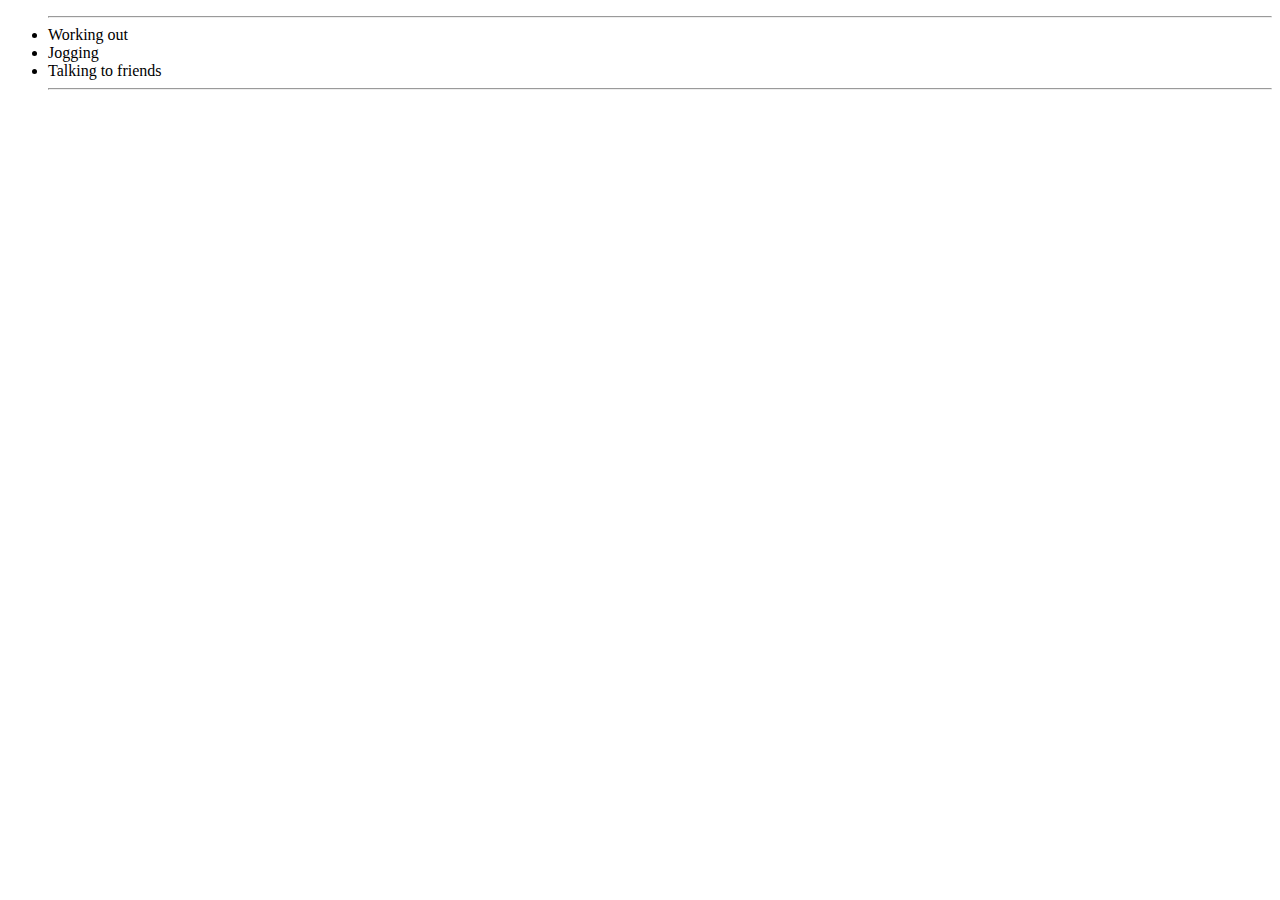
<file: CapstoneOneLink/hobbies.html>
<!DOCTYPE html>
<html lang="en">
<head>
    <meta charset="UTF-8">
    <meta name="viewport" content="width=device-width, initial-scale=1.0">
    <title>My Hobbies</title>
</head>
<body>
    <ul>
        <hr />
        <li>Working out</li>
        <li>Jogging</li>
        <li>Talking to friends</li>
        <hr />
    </ul>
</body>
</html>
</file>
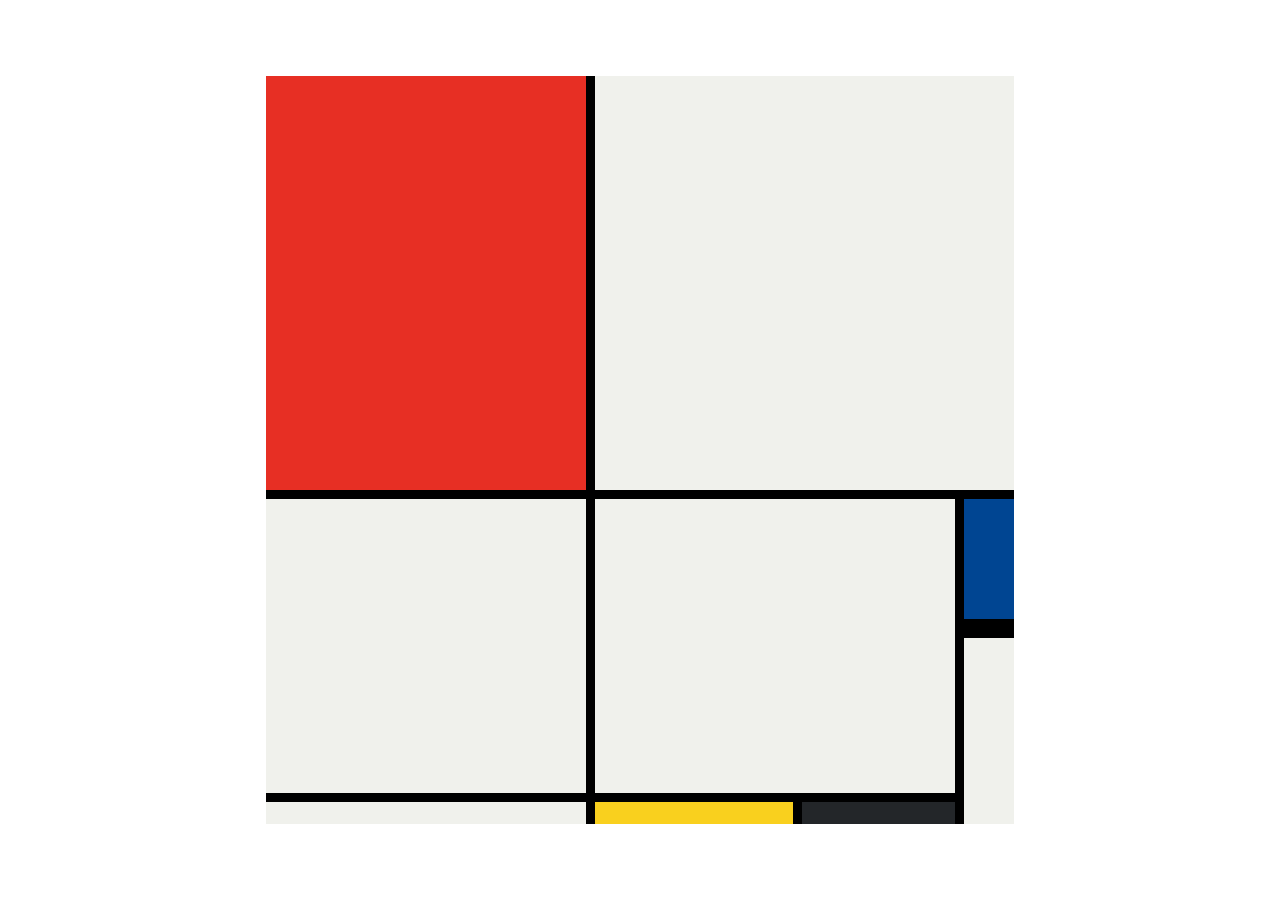
<file: MyProjects/10.3 Mondrian Project/solution.html>
<!DOCTYPE html>
<html lang="en">

<head>
  <meta charset="UTF-8">
  <meta name="viewport" content="width=device-width, initial-scale=1.0">
  <title>Mondrian Project</title>
  <style>
    /* 
    Write your CSS here 
    Line Colour: #000
    White: #F0F1EC
    Red: #E72F24
    Black: #232629
    Blue: #004592
    Yellow: #F9D01E
    */
    body {
      display: flex;
      justify-content: center;
      align-items: center;
      height: 100vh;
      margin: 0;
      padding: 0;
    }

    .container {
      height: 748px;
      width: 748px;
      display: grid;
      background-color: #000;
      grid-template-columns: 320px 198px 153px 50px;
      grid-template-rows: 414px 130px 155px 22px;
      gap: 9px;
    }

    .item {
      background-color: #F0F1EC;
    }

    .red {
      background-color: #E72F24;
    }

    .white1 {
      grid-column: span 3;
    }

    .white2 {
      grid-row: span 2;
    }

    .white3 {
      grid-area: 2 / 2 / 4 /4
    }

    .blue {
      background-color: #004592;
      border-bottom: 10px solid #000;
    }

    .white4 {
      grid-row: span 2;
    }

    .yellow {
      background-color: #F9D01E;
    }

    .black {
      background-color: #232629;
    }
  </style>
</head>

<body>
  <!-- Write your HTML here -->

  <div class="container">
    <div class="item red"></div>
    <div class="item white1"></div>
    <div class="item white2"></div>
    <div class="item white3"></div>

    <div class="item blue"></div>
    <div class="item white4"></div>

    <div class="item"></div>
    <div class="item yellow"></div>
    <div class="item black"></div>
  </div>
</body>

</html>
</file>
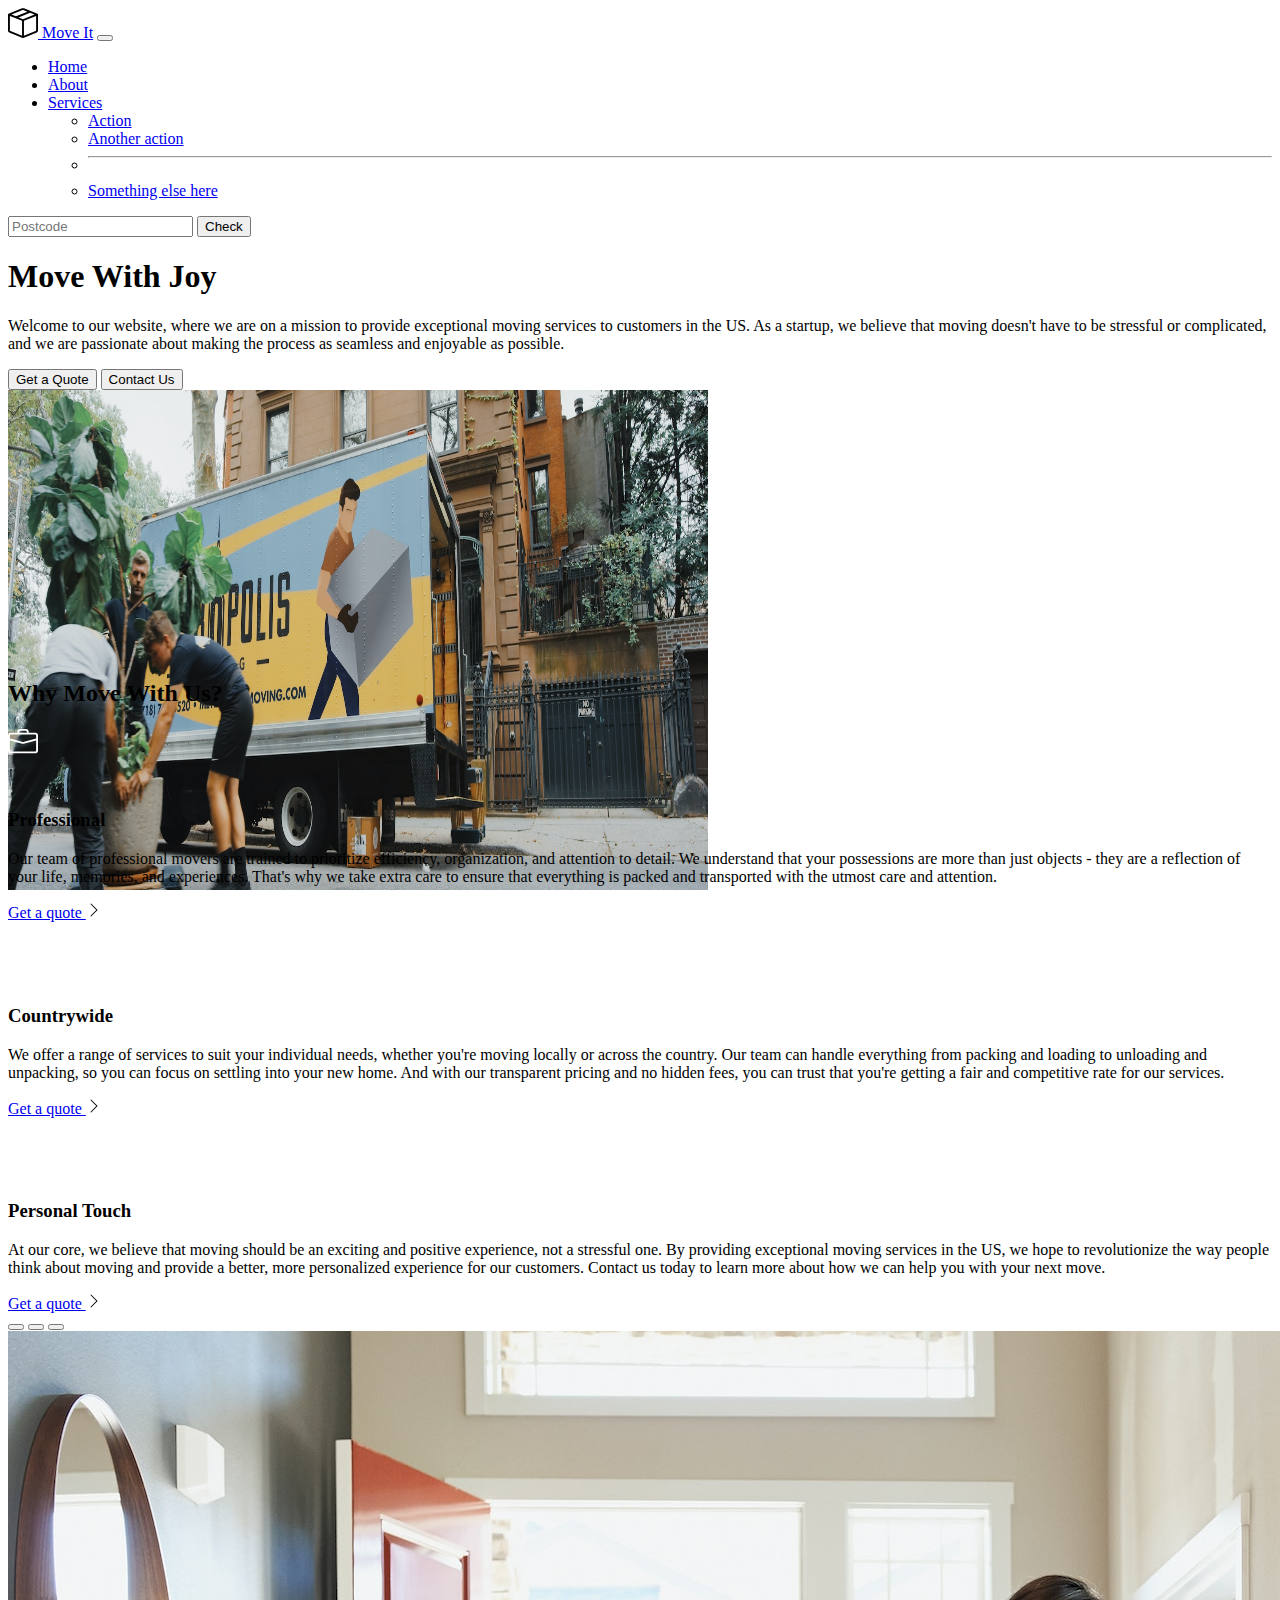
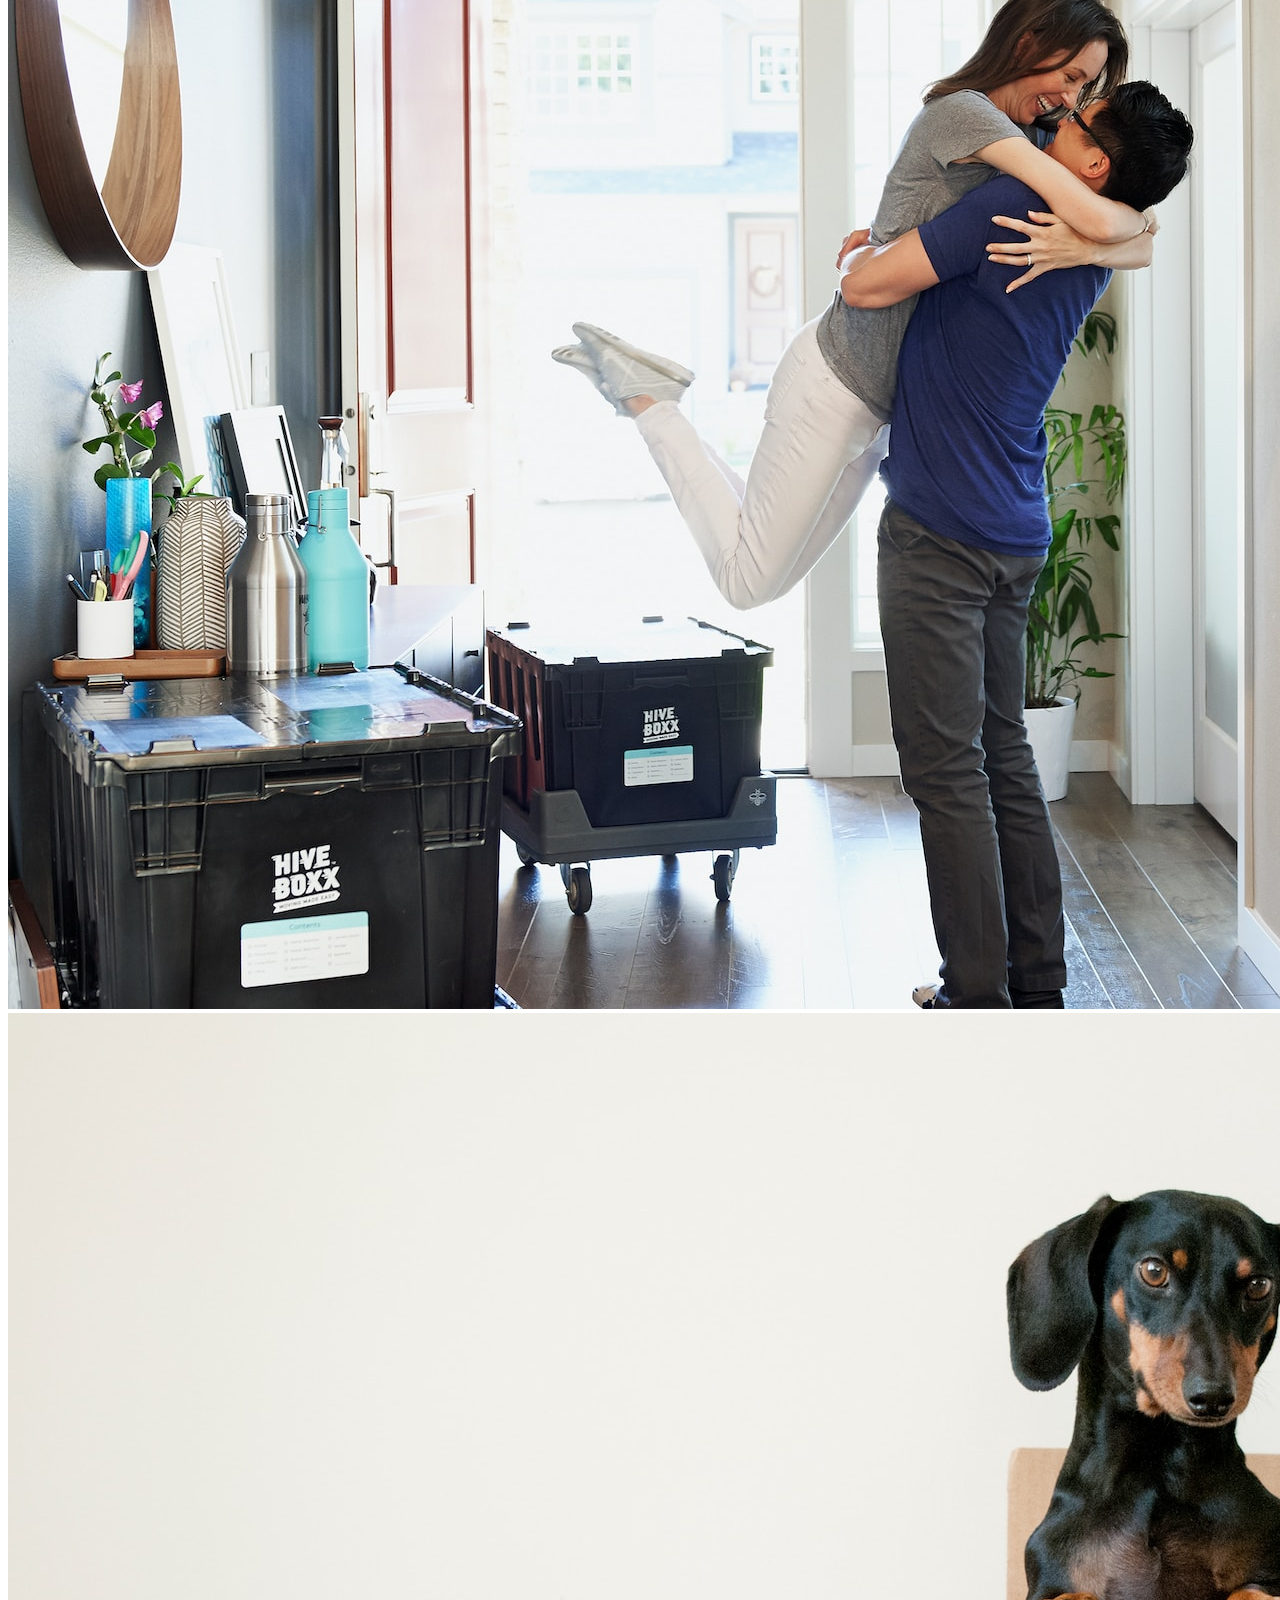
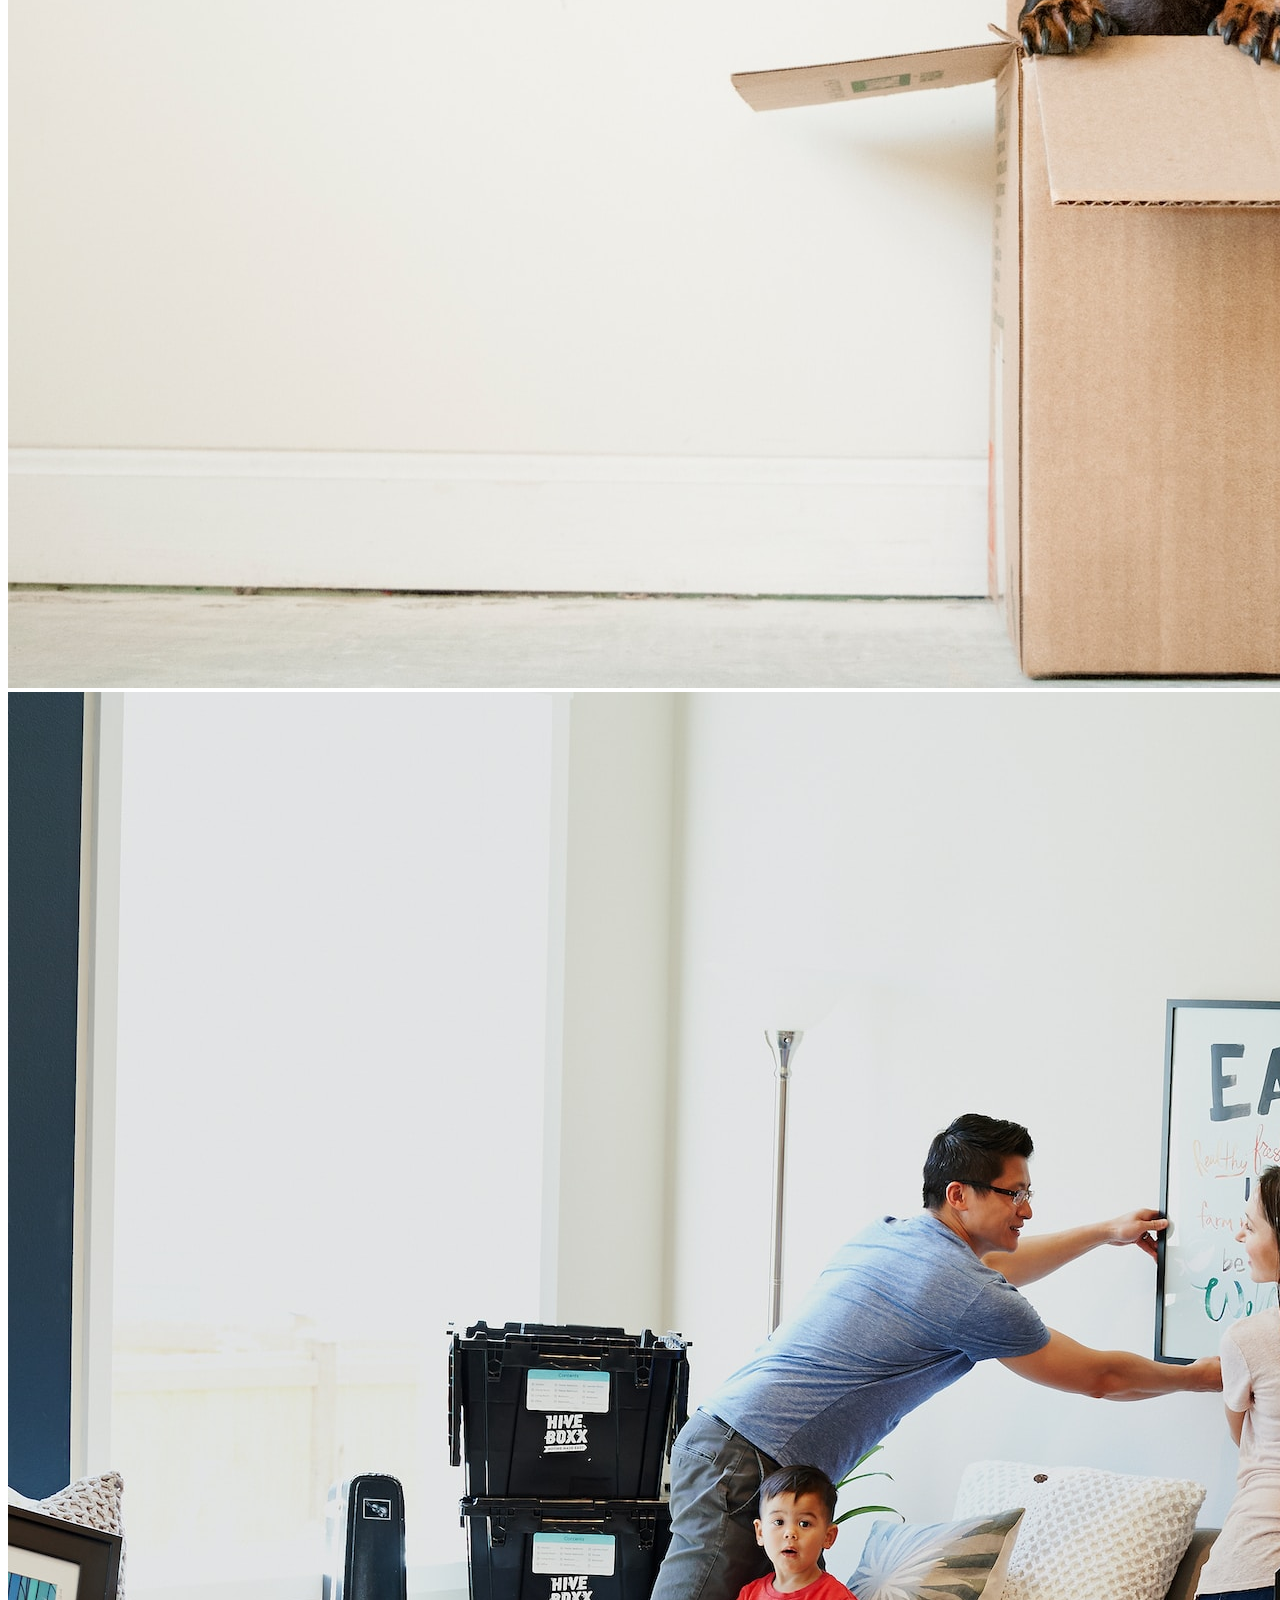
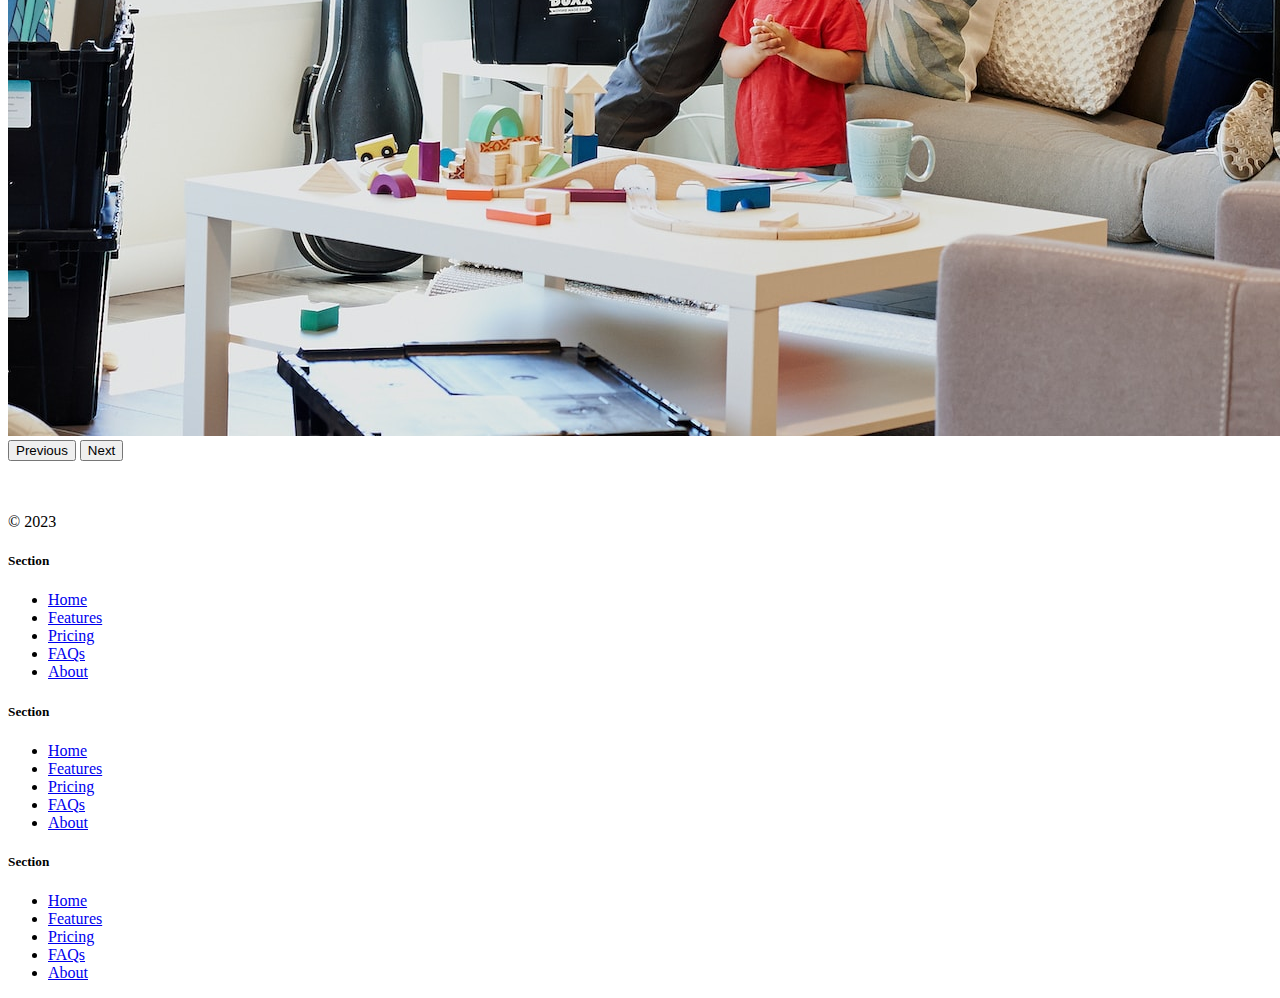
<file: MyProjects/11.2 Bootstrap Components/solution.html>
<!DOCTYPE html>
<html lang="en">

<head>
  <meta charset="UTF-8">
  <meta name="viewport" content="width=device-width, initial-scale=1.0">
  <title>Bootstrap Components</title>
  <link href="https://cdn.jsdelivr.net/npm/bootstrap@5.3.0-alpha2/dist/css/bootstrap.min.css" rel="stylesheet"
    integrity="sha384-aFq/bzH65dt+w6FI2ooMVUpc+21e0SRygnTpmBvdBgSdnuTN7QbdgL+OapgHtvPp" crossorigin="anonymous">
  <style>
    .feature-icon {
      width: 4rem;
      height: 4rem;
      border-radius: 0.75rem;
    }
  </style>
</head>

<body>

  <nav class="navbar navbar-expand-lg bg-body-tertiary">
    <div class="container-fluid">
      <a class="navbar-brand" href="#"><img src="./box-seam.svg" alt="moveit brand icon" height="30"> Move It</a>
      <button class="navbar-toggler" type="button" data-bs-toggle="collapse" data-bs-target="#navbarSupportedContent"
        aria-controls="navbarSupportedContent" aria-expanded="false" aria-label="Toggle navigation">
        <span class="navbar-toggler-icon"></span>
      </button>
      <div class="collapse navbar-collapse" id="navbarSupportedContent">
        <ul class="navbar-nav me-auto mb-2 mb-lg-0">
          <li class="nav-item">
            <a class="nav-link active" aria-current="page" href="#">Home</a>
          </li>
          <li class="nav-item">
            <a class="nav-link" href="#">About</a>
          </li>
          <li class="nav-item dropdown">
            <a class="nav-link dropdown-toggle" href="#" role="button" data-bs-toggle="dropdown" aria-expanded="false">
              Services
            </a>
            <ul class="dropdown-menu">
              <li><a class="dropdown-item" href="#">Action</a></li>
              <li><a class="dropdown-item" href="#">Another action</a></li>
              <li>
                <hr class="dropdown-divider">
              </li>
              <li><a class="dropdown-item" href="#">Something else here</a></li>
            </ul>
          </li>
        </ul>
        <form class="d-flex" role="search">
          <input class="form-control me-2" type="search" placeholder="Postcode" aria-label="Search">
          <button class="btn btn-outline-success" type="submit">Check</button>
        </form>
      </div>
    </div>
  </nav>


  <div class="px-4 pt-5 my-5 text-center border-bottom">
    <h1 class="display-4 fw-bold text-body-emphasis">Move With Joy</h1>
    <div class="col-lg-6 mx-auto">
      <p class="lead mb-4">Welcome to our website, where we are on a mission to provide exceptional moving services to
        customers in the US. As a
        startup, we believe that moving doesn't have to be stressful or complicated, and we are passionate about making
        the
        process as seamless and enjoyable as possible.
      </p>
      <div class="d-grid gap-2 d-sm-flex justify-content-sm-center mb-5">
        <button type="button" class="btn btn-primary btn-lg px-4 me-sm-3">Get a Quote</button>
        <button type="button" class="btn btn-outline-secondary btn-lg px-4">Contact Us</button>
      </div>
    </div>
    <div class="overflow-hidden" style="max-height: 30vh;">
      <div class="container px-5">
        <img src="./moving-van.jpg" class="img-fluid border rounded-3 shadow-lg mb-4" alt="Example image" width="700"
          height="500" loading="lazy">
      </div>
    </div>
  </div>

  <div class="container px-4 py-5" id="featured-3">
    <h2 class="pb-2 border-bottom">Why Move With Us?</h2>
    <div class="row g-4 py-5 row-cols-1 row-cols-lg-3">
      <div class="feature col">
        <div
          class="feature-icon d-inline-flex align-items-center justify-content-center text-bg-primary bg-gradient fs-2 mb-3">
          <img src="./briefcase.svg" alt="briefcase" height="30">
        </div>
        <h3 class="fs-2">Professional</h3>
        <p>Our team of professional movers are trained to prioritize efficiency, organization, and attention to detail.
          We
          understand that your possessions are more than just objects - they are a reflection of your life, memories,
          and
          experiences. That's why we take extra care to ensure that everything is packed and transported with the utmost
          care and
          attention.</p>
        <a href="#" class="icon-link">
          Get a quote
          <img src="./chevron-right.svg" alt="chevron-right">
        </a>
      </div>
      <div class="feature col">
        <div
          class="feature-icon d-inline-flex align-items-center justify-content-center text-bg-primary bg-gradient fs-2 mb-3">
          <img src="./bus-front.svg" alt="bus-front" height="30">
        </div>
        <h3 class="fs-2">Countrywide</h3>
        <p>We offer a range of services to suit your individual needs, whether you're moving locally or across the
          country. Our
          team can handle everything from packing and loading to unloading and unpacking, so you can focus on settling
          into your
          new home. And with our transparent pricing and no hidden fees, you can trust that you're getting a fair and
          competitive
          rate for our services.</p>
        <a href="#" class="icon-link">
          Get a quote
          <img src="./chevron-right.svg" alt="chevron-right">
        </a>
      </div>
      <div class="feature col">
        <div
          class="feature-icon d-inline-flex align-items-center justify-content-center text-bg-primary bg-gradient fs-2 mb-3">
          <img src="./chat-square-heart.svg" alt="chat-square-heart" height="30">
        </div>
        <h3 class="fs-2">Personal Touch</h3>
        <p>At our core, we believe that moving should be an exciting and positive experience, not a stressful one. By
          providing
          exceptional moving services in the US, we hope to revolutionize the way people think about moving and provide
          a better,
          more personalized experience for our customers. Contact us today to learn more about how we can help you with
          your next
          move.</p>
        <a href="#" class="icon-link">
          Get a quote
          <img src="./chevron-right.svg" alt="chevron-right">
        </a>
      </div>
    </div>
  </div>
  <div class="container">
    <div id="carouselExampleIndicators" class="carousel slide">
      <div class="carousel-indicators">
        <button type="button" data-bs-target="#carouselExampleIndicators" data-bs-slide-to="0" class="active"
          aria-current="true" aria-label="Slide 1"></button>
        <button type="button" data-bs-target="#carouselExampleIndicators" data-bs-slide-to="1"
          aria-label="Slide 2"></button>
        <button type="button" data-bs-target="#carouselExampleIndicators" data-bs-slide-to="2"
          aria-label="Slide 3"></button>
      </div>
      <div class="carousel-inner">
        <div class="carousel-item active">
          <img src="./couple.jpg" class="d-block w-100" alt="couple">
        </div>
        <div class="carousel-item">
          <img src="./dog.jpg" class="d-block w-100" alt="dog">
        </div>
        <div class="carousel-item">
          <img src="./family.jpg" class="d-block w-100" alt="family">
        </div>
      </div>
      <button class="carousel-control-prev" type="button" data-bs-target="#carouselExampleIndicators"
        data-bs-slide="prev">
        <span class="carousel-control-prev-icon" aria-hidden="true"></span>
        <span class="visually-hidden">Previous</span>
      </button>
      <button class="carousel-control-next" type="button" data-bs-target="#carouselExampleIndicators"
        data-bs-slide="next">
        <span class="carousel-control-next-icon" aria-hidden="true"></span>
        <span class="visually-hidden">Next</span>
      </button>
    </div>
  </div>

  <div class="container">
    <footer class="row row-cols-1 row-cols-sm-2 row-cols-md-5 py-5 my-5 border-top">
      <div class="col mb-3">
        <a href="/" class="d-flex align-items-center mb-3 link-body-emphasis text-decoration-none">
          <svg class="bi me-2" width="40" height="32">
            <use xlink:href="#bootstrap"></use>
          </svg>
        </a>
        <p class="text-body-secondary">© 2023</p>
      </div>

      <div class="col mb-3">

      </div>

      <div class="col mb-3">
        <h5>Section</h5>
        <ul class="nav flex-column">
          <li class="nav-item mb-2"><a href="#" class="nav-link p-0 text-body-secondary">Home</a></li>
          <li class="nav-item mb-2"><a href="#" class="nav-link p-0 text-body-secondary">Features</a></li>
          <li class="nav-item mb-2"><a href="#" class="nav-link p-0 text-body-secondary">Pricing</a></li>
          <li class="nav-item mb-2"><a href="#" class="nav-link p-0 text-body-secondary">FAQs</a></li>
          <li class="nav-item mb-2"><a href="#" class="nav-link p-0 text-body-secondary">About</a></li>
        </ul>
      </div>

      <div class="col mb-3">
        <h5>Section</h5>
        <ul class="nav flex-column">
          <li class="nav-item mb-2"><a href="#" class="nav-link p-0 text-body-secondary">Home</a></li>
          <li class="nav-item mb-2"><a href="#" class="nav-link p-0 text-body-secondary">Features</a></li>
          <li class="nav-item mb-2"><a href="#" class="nav-link p-0 text-body-secondary">Pricing</a></li>
          <li class="nav-item mb-2"><a href="#" class="nav-link p-0 text-body-secondary">FAQs</a></li>
          <li class="nav-item mb-2"><a href="#" class="nav-link p-0 text-body-secondary">About</a></li>
        </ul>
      </div>

      <div class="col mb-3">
        <h5>Section</h5>
        <ul class="nav flex-column">
          <li class="nav-item mb-2"><a href="#" class="nav-link p-0 text-body-secondary">Home</a></li>
          <li class="nav-item mb-2"><a href="#" class="nav-link p-0 text-body-secondary">Features</a></li>
          <li class="nav-item mb-2"><a href="#" class="nav-link p-0 text-body-secondary">Pricing</a></li>
          <li class="nav-item mb-2"><a href="#" class="nav-link p-0 text-body-secondary">FAQs</a></li>
          <li class="nav-item mb-2"><a href="#" class="nav-link p-0 text-body-secondary">About</a></li>
        </ul>
      </div>
    </footer>
  </div>
  <script src="https://cdn.jsdelivr.net/npm/bootstrap@5.3.0-alpha3/dist/js/bootstrap.bundle.min.js"
    integrity="sha384-ENjdO4Dr2bkBIFxQpeoTz1HIcje39Wm4jDKdf19U8gI4ddQ3GYNS7NTKfAdVQSZe"
    crossorigin="anonymous"></script>
</body>

</html>
</file>
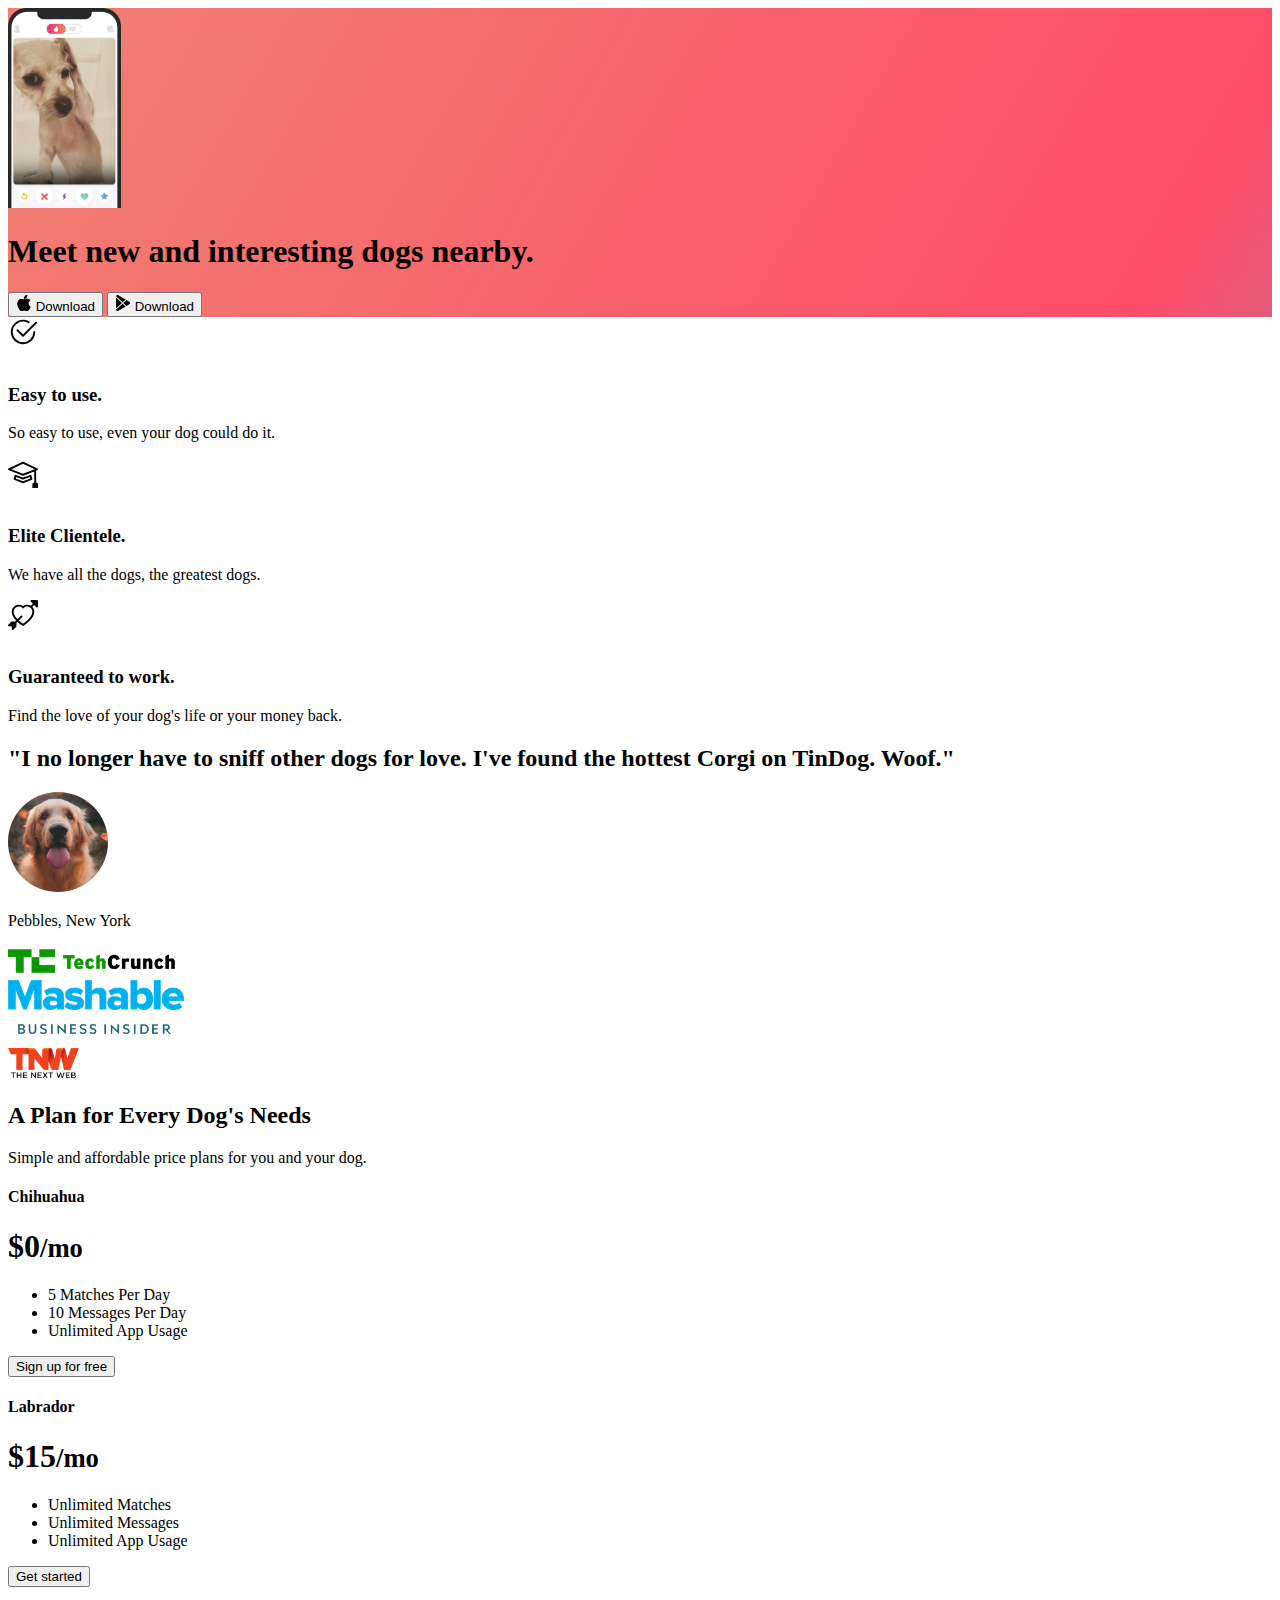
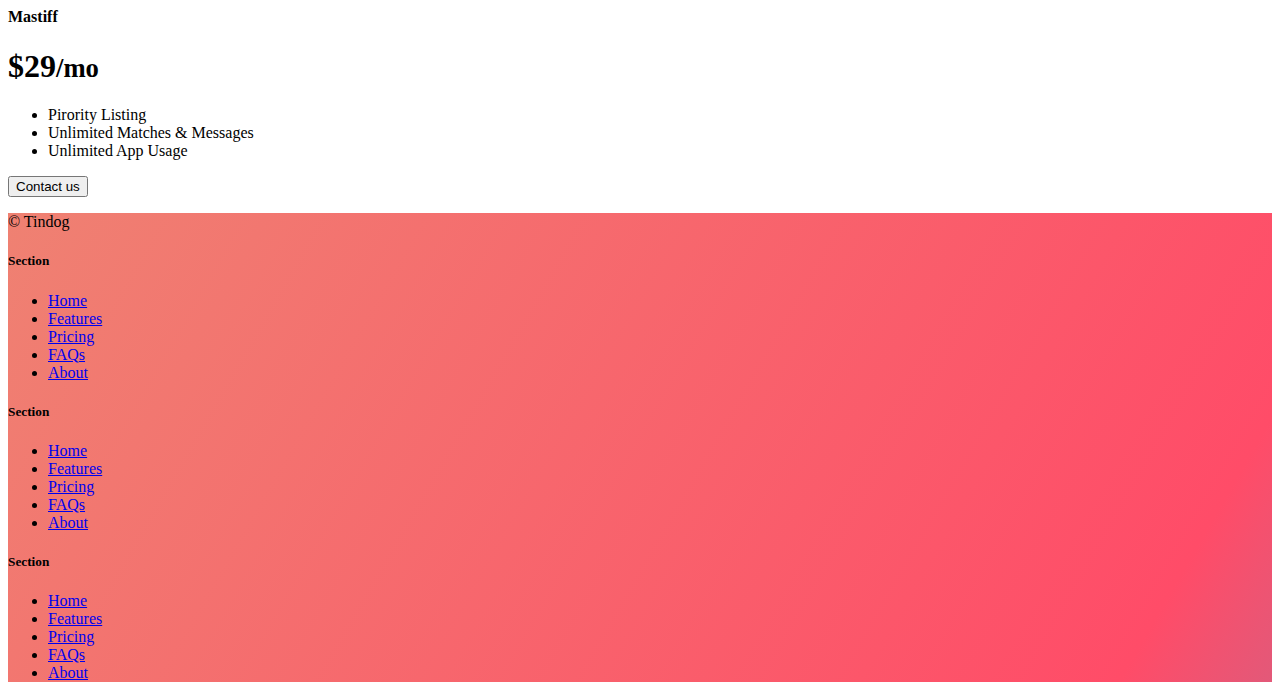
<file: MyProjects/11.3 TinDog Project/solution.html>
<!DOCTYPE html>
<html lang="en">

<head>
  <meta charset="UTF-8">
  <meta name="viewport" content="width=device-width, initial-scale=1.0">
  <title>TinDog</title>
  <link href="https://cdn.jsdelivr.net/npm/bootstrap@5.3.0-alpha3/dist/css/bootstrap.min.css" rel="stylesheet"
    integrity="sha384-KK94CHFLLe+nY2dmCWGMq91rCGa5gtU4mk92HdvYe+M/SXH301p5ILy+dN9+nJOZ" crossorigin="anonymous">
  <link rel="stylesheet" href="./css/solution.css">
</head>

<body>


  <!-- Title -->
  <section id="title" class="gradient-background">

    <div class="container col-xxl-8 px-4 pt-5">
      <div class="row flex-lg-row-reverse align-items-center g-5 pt-5">
        <div class="col-10 col-sm-8 col-lg-6">
          <img src="./images/iphone.png" class="d-block mx-lg-auto img-fluid" alt="Bootstrap Themes" height="200"
            loading="lazy">
        </div>
        <div class="col-lg-6">
          <h1 class="display-5 fw-bold text-body-emphasis lh-1 mb-3">Meet new and interesting dogs nearby.</h1>

          <div class="d-grid gap-2 d-md-flex justify-content-md-start">
            <button type="button" class="btn btn-light btn-lg px-4 me-md-2"><svg xmlns="http://www.w3.org/2000/svg"
                width="16" height="16" fill="currentColor" class="bi bi-apple mb-1" viewBox="0 0 16 16">
                <path
                  d="M11.182.008C11.148-.03 9.923.023 8.857 1.18c-1.066 1.156-.902 2.482-.878 2.516.024.034 1.52.087 2.475-1.258.955-1.345.762-2.391.728-2.43Zm3.314 11.733c-.048-.096-2.325-1.234-2.113-3.422.212-2.189 1.675-2.789 1.698-2.854.023-.065-.597-.79-1.254-1.157a3.692 3.692 0 0 0-1.563-.434c-.108-.003-.483-.095-1.254.116-.508.139-1.653.589-1.968.607-.316.018-1.256-.522-2.267-.665-.647-.125-1.333.131-1.824.328-.49.196-1.422.754-2.074 2.237-.652 1.482-.311 3.83-.067 4.56.244.729.625 1.924 1.273 2.796.576.984 1.34 1.667 1.659 1.899.319.232 1.219.386 1.843.067.502-.308 1.408-.485 1.766-.472.357.013 1.061.154 1.782.539.571.197 1.111.115 1.652-.105.541-.221 1.324-1.059 2.238-2.758.347-.79.505-1.217.473-1.282Z" />
                <path
                  d="M11.182.008C11.148-.03 9.923.023 8.857 1.18c-1.066 1.156-.902 2.482-.878 2.516.024.034 1.52.087 2.475-1.258.955-1.345.762-2.391.728-2.43Zm3.314 11.733c-.048-.096-2.325-1.234-2.113-3.422.212-2.189 1.675-2.789 1.698-2.854.023-.065-.597-.79-1.254-1.157a3.692 3.692 0 0 0-1.563-.434c-.108-.003-.483-.095-1.254.116-.508.139-1.653.589-1.968.607-.316.018-1.256-.522-2.267-.665-.647-.125-1.333.131-1.824.328-.49.196-1.422.754-2.074 2.237-.652 1.482-.311 3.83-.067 4.56.244.729.625 1.924 1.273 2.796.576.984 1.34 1.667 1.659 1.899.319.232 1.219.386 1.843.067.502-.308 1.408-.485 1.766-.472.357.013 1.061.154 1.782.539.571.197 1.111.115 1.652-.105.541-.221 1.324-1.059 2.238-2.758.347-.79.505-1.217.473-1.282Z" />
              </svg> Download</button>
            <button type="button" class="btn btn-outline-light btn-lg px-4"><svg xmlns="http://www.w3.org/2000/svg"
                width="16" height="16" fill="currentColor" class="bi bi-google-play mb-1" viewBox="0 0 16 16">
                <path
                  d="M14.222 9.374c1.037-.61 1.037-2.137 0-2.748L11.528 5.04 8.32 8l3.207 2.96 2.694-1.586Zm-3.595 2.116L7.583 8.68 1.03 14.73c.201 1.029 1.36 1.61 2.303 1.055l7.294-4.295ZM1 13.396V2.603L6.846 8 1 13.396ZM1.03 1.27l6.553 6.05 3.044-2.81L3.333.215C2.39-.341 1.231.24 1.03 1.27Z" />
              </svg> Download</button>
          </div>
        </div>
      </div>
    </div>
  </section>
  <!-- Features -->
  <section id="features">
    <div class="container mt-5">
      <div class="row g-4 py-5 row-cols-1 row-cols-lg-3">
        <div class="col d-flex align-items-start">
          <div
            class="icon-square text-body-emphasis bg-body-secondary d-inline-flex align-items-center justify-content-center fs-4 flex-shrink-0 me-3">
            <svg xmlns="http://www.w3.org/2000/svg" height="30" fill="currentColor" class="bi bi-check2-circle"
              viewBox="0 0 16 16">
              <path
                d="M2.5 8a5.5 5.5 0 0 1 8.25-4.764.5.5 0 0 0 .5-.866A6.5 6.5 0 1 0 14.5 8a.5.5 0 0 0-1 0 5.5 5.5 0 1 1-11 0z" />
              <path
                d="M15.354 3.354a.5.5 0 0 0-.708-.708L8 9.293 5.354 6.646a.5.5 0 1 0-.708.708l3 3a.5.5 0 0 0 .708 0l7-7z" />
            </svg>
          </div>
          <div>
            <h3 class="fs-2">Easy to use.</h3>
            <p>So easy to use, even your dog could do it.</p>

          </div>
        </div>
        <div class="col d-flex align-items-start">
          <div
            class="icon-square text-body-emphasis bg-body-secondary d-inline-flex align-items-center justify-content-center fs-4 flex-shrink-0 me-3">
            <svg xmlns="http://www.w3.org/2000/svg" height="30" fill="currentColor" class="bi bi-mortarboard"
              viewBox="0 0 16 16">
              <path
                d="M8.211 2.047a.5.5 0 0 0-.422 0l-7.5 3.5a.5.5 0 0 0 .025.917l7.5 3a.5.5 0 0 0 .372 0L14 7.14V13a1 1 0 0 0-1 1v2h3v-2a1 1 0 0 0-1-1V6.739l.686-.275a.5.5 0 0 0 .025-.917l-7.5-3.5ZM8 8.46 1.758 5.965 8 3.052l6.242 2.913L8 8.46Z" />
              <path
                d="M4.176 9.032a.5.5 0 0 0-.656.327l-.5 1.7a.5.5 0 0 0 .294.605l4.5 1.8a.5.5 0 0 0 .372 0l4.5-1.8a.5.5 0 0 0 .294-.605l-.5-1.7a.5.5 0 0 0-.656-.327L8 10.466 4.176 9.032Zm-.068 1.873.22-.748 3.496 1.311a.5.5 0 0 0 .352 0l3.496-1.311.22.748L8 12.46l-3.892-1.556Z" />
            </svg>
          </div>
          <div>
            <h3 class="fs-2">Elite Clientele.</h3>
            <p>We have all the dogs, the greatest dogs.</p>

          </div>
        </div>
        <div class="col d-flex align-items-start">
          <div
            class="icon-square text-body-emphasis bg-body-secondary d-inline-flex align-items-center justify-content-center fs-4 flex-shrink-0 me-3">
            <svg xmlns="http://www.w3.org/2000/svg" height="30" fill="currentColor" class="bi bi-arrow-through-heart"
              viewBox="0 0 16 16">
              <path fill-rule="evenodd"
                d="M2.854 15.854A.5.5 0 0 1 2 15.5V14H.5a.5.5 0 0 1-.354-.854l1.5-1.5A.5.5 0 0 1 2 11.5h1.793l.53-.53c-.771-.802-1.328-1.58-1.704-2.32-.798-1.575-.775-2.996-.213-4.092C3.426 2.565 6.18 1.809 8 3.233c1.25-.98 2.944-.928 4.212-.152L13.292 2 12.147.854A.5.5 0 0 1 12.5 0h3a.5.5 0 0 1 .5.5v3a.5.5 0 0 1-.854.354L14 2.707l-1.006 1.006c.236.248.44.531.6.845.562 1.096.585 2.517-.213 4.092-.793 1.563-2.395 3.288-5.105 5.08L8 13.912l-.276-.182a21.86 21.86 0 0 1-2.685-2.062l-.539.54V14a.5.5 0 0 1-.146.354l-1.5 1.5Zm2.893-4.894A20.419 20.419 0 0 0 8 12.71c2.456-1.666 3.827-3.207 4.489-4.512.679-1.34.607-2.42.215-3.185-.817-1.595-3.087-2.054-4.346-.761L8 4.62l-.358-.368c-1.259-1.293-3.53-.834-4.346.761-.392.766-.464 1.845.215 3.185.323.636.815 1.33 1.519 2.065l1.866-1.867a.5.5 0 1 1 .708.708L5.747 10.96Z" />
            </svg>
          </div>
          <div>
            <h3 class="fs-2">Guaranteed to work.</h3>
            <p>Find the love of your dog's life or your money back.</p>

          </div>
        </div>
      </div>
    </div>
  </section>
  <!-- Testimonial -->
  <section id="testimonial">
    <div class="my-5">
      <div class="p-5 text-center bg-body-tertiary">
        <div class="container py-5">
          <h2 class="text-body-emphasis">"I no longer have to sniff other dogs for love. I've found the hottest Corgi on
            TinDog. Woof."</h2>
          <img class="profile-img mt-5" src="./images/dog-img.jpg" alt="dog image">
          <p class="col-lg-8 mx-auto lead mt-2">
            Pebbles, New York
          </p>
        </div>

        <div class="container">
          <div class="row">
            <div class="col-lg-3 col-sm-12">
              <img src="./images/techcrunch.png" alt="techcrunch" height="30">
            </div>
            <div class="col-lg-3 col-sm-12">
              <img src="./images/mashable.png" alt="mashable" height="30">
            </div>
            <div class="col-lg-3 col-sm-12">
              <img src="./images/bizinsider.png" alt="bizinsider" height="30">
            </div>
            <div class="col-lg-3 col-sm-12">
              <img src="./images/tnw.png" alt="tnw" height="30">
            </div>
          </div>
        </div>
      </div>
    </div>
  </section>
  <!-- Pricing -->
  <section id="pricing">
    <div class="container">
      <div class="pricing-header p-3 pb-md-4 mx-auto text-center">
        <h2 class="display-4 fw-normal">A Plan for Every Dog's Needs</h2>
        <p class="fs-5 text-body-secondary">Simple and affordable price plans for you and your dog.
      </div>
      <div class="row row-cols-1 row-cols-md-3 mb-3 text-center">
        <div class="col">
          <div class="card mb-4 rounded-3 shadow-sm">
            <div class="card-header py-3">
              <h4 class="my-0 fw-normal">Chihuahua</h4>
            </div>
            <div class="card-body">
              <h1 class="card-title pricing-card-title">$0<small class="text-body-secondary fw-light">/mo</small></h1>
              <ul class="list-unstyled mt-3 mb-4">
                <li>5 Matches Per Day</li>
                <li>10 Messages Per Day</li>
                <li>Unlimited App Usage</li>
              </ul>
              <button type="button" class="w-100 btn btn-lg btn-outline-dark">Sign up for free</button>
            </div>
          </div>
        </div>
        <div class="col">
          <div class="card mb-4 rounded-3 shadow-sm">
            <div class="card-header py-3">
              <h4 class="my-0 fw-normal">Labrador</h4>
            </div>
            <div class="card-body">
              <h1 class="card-title pricing-card-title">$15<small class="text-body-secondary fw-light">/mo</small></h1>
              <ul class="list-unstyled mt-3 mb-4">
                <li>Unlimited Matches</li>
                <li>Unlimited Messages</li>
                <li>Unlimited App Usage</li>
              </ul>
              <button type="button" class="w-100 btn btn-lg btn-dark">Get started</button>
            </div>
          </div>
        </div>
        <div class="col">
          <div class="card mb-4 rounded-3 shadow-sm border-dark">
            <div class="card-header py-3 text-bg-dark border-dark">
              <h4 class="my-0 fw-normal">Mastiff</h4>
            </div>
            <div class="card-body">
              <h1 class="card-title pricing-card-title">$29<small class="text-body-secondary fw-light">/mo</small></h1>
              <ul class="list-unstyled mt-3 mb-4">
                <li>Pirority Listing</li>
                <li>Unlimited Matches & Messages</li>
                <li>Unlimited App Usage</li>
              </ul>
              <button type="button" class="w-100 btn btn-lg btn-dark">Contact us</button>
            </div>
          </div>
        </div>
      </div>
    </div>
  </section>
  <!-- Footer -->
  <section id="contact" class="gradient-background">
    <div class="container ">
      <footer class="row row-cols-1 row-cols-sm-2 row-cols-md-5 py-5 mt-5 border-top">
        <div class="col mb-3">

          <p class="text-body-secondary">© Tindog</p>
        </div>

        <div class="col mb-3">

        </div>

        <div class="col mb-3">
          <h5>Section</h5>
          <ul class="nav flex-column">
            <li class="nav-item mb-2"><a href="#" class="nav-link p-0 text-body-secondary">Home</a></li>
            <li class="nav-item mb-2"><a href="#" class="nav-link p-0 text-body-secondary">Features</a></li>
            <li class="nav-item mb-2"><a href="#" class="nav-link p-0 text-body-secondary">Pricing</a></li>
            <li class="nav-item mb-2"><a href="#" class="nav-link p-0 text-body-secondary">FAQs</a></li>
            <li class="nav-item mb-2"><a href="#" class="nav-link p-0 text-body-secondary">About</a></li>
          </ul>
        </div>

        <div class="col mb-3">
          <h5>Section</h5>
          <ul class="nav flex-column">
            <li class="nav-item mb-2"><a href="#" class="nav-link p-0 text-body-secondary">Home</a></li>
            <li class="nav-item mb-2"><a href="#" class="nav-link p-0 text-body-secondary">Features</a></li>
            <li class="nav-item mb-2"><a href="#" class="nav-link p-0 text-body-secondary">Pricing</a></li>
            <li class="nav-item mb-2"><a href="#" class="nav-link p-0 text-body-secondary">FAQs</a></li>
            <li class="nav-item mb-2"><a href="#" class="nav-link p-0 text-body-secondary">About</a></li>
          </ul>
        </div>

        <div class="col mb-3">
          <h5>Section</h5>
          <ul class="nav flex-column">
            <li class="nav-item mb-2"><a href="#" class="nav-link p-0 text-body-secondary">Home</a></li>
            <li class="nav-item mb-2"><a href="#" class="nav-link p-0 text-body-secondary">Features</a></li>
            <li class="nav-item mb-2"><a href="#" class="nav-link p-0 text-body-secondary">Pricing</a></li>
            <li class="nav-item mb-2"><a href="#" class="nav-link p-0 text-body-secondary">FAQs</a></li>
            <li class="nav-item mb-2"><a href="#" class="nav-link p-0 text-body-secondary">About</a></li>
          </ul>
        </div>
      </footer>
    </div>
  </section>
</body>

</html>
</file>
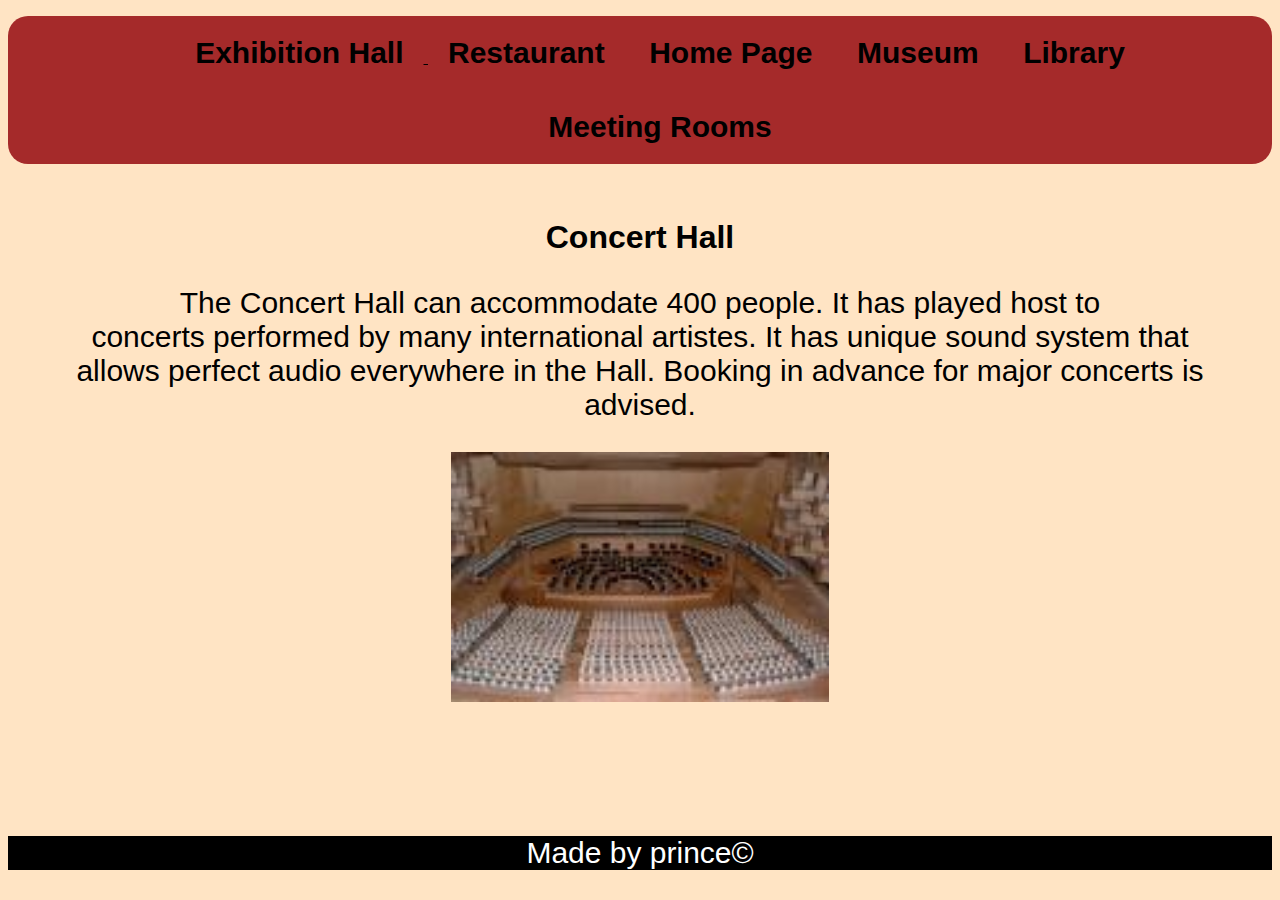
<file: MyProjects/People Center/HTML Files/Concert hall.html>
<!DOCTYPE html>
<html lang="en">
<head>
    <meta charset="UTF-8">
    <meta name="viewport" content="width=device-width, initial-scale=1.0">
    <title>Document</title>
    <link href="../CSS Files/style.css" rel="stylesheet" />
    <link href="../CSS Files/OtherPages.css" rel="stylesheet" />
</head>
<body>
        <ul>
            <a href="./Exibition hall.html"><li><b>Exhibition Hall</b></li>
            <a href="./Restaurant.html"><li><b>Restaurant</b></li></a>
            <a href="./HomePage.html"><li><b>Home Page</b></li></a>
            <a href="./Museum.html"><li><b>Museum</b></li></a>
            <a href="./Library.html"><li><b>Library</b></li></a>
            <a href="./Meeting Rooms.html"><li><b>Meeting Rooms</b></li></a>
        </ul>
    <br />

    <h1>Concert Hall</h1>
    <p>The Concert Hall can accommodate 400 people. It has played host to <br />
    concerts performed by many international artistes. It has unique sound system that <br />
    allows perfect audio everywhere in the Hall. Booking in advance for major concerts is <br />
    advised.</p>

    <img src="../concert hall.jpg" height="250" />

    <footer>
        <p>Made by prince©</p>
    </footer>
</body>
</html>
</file>
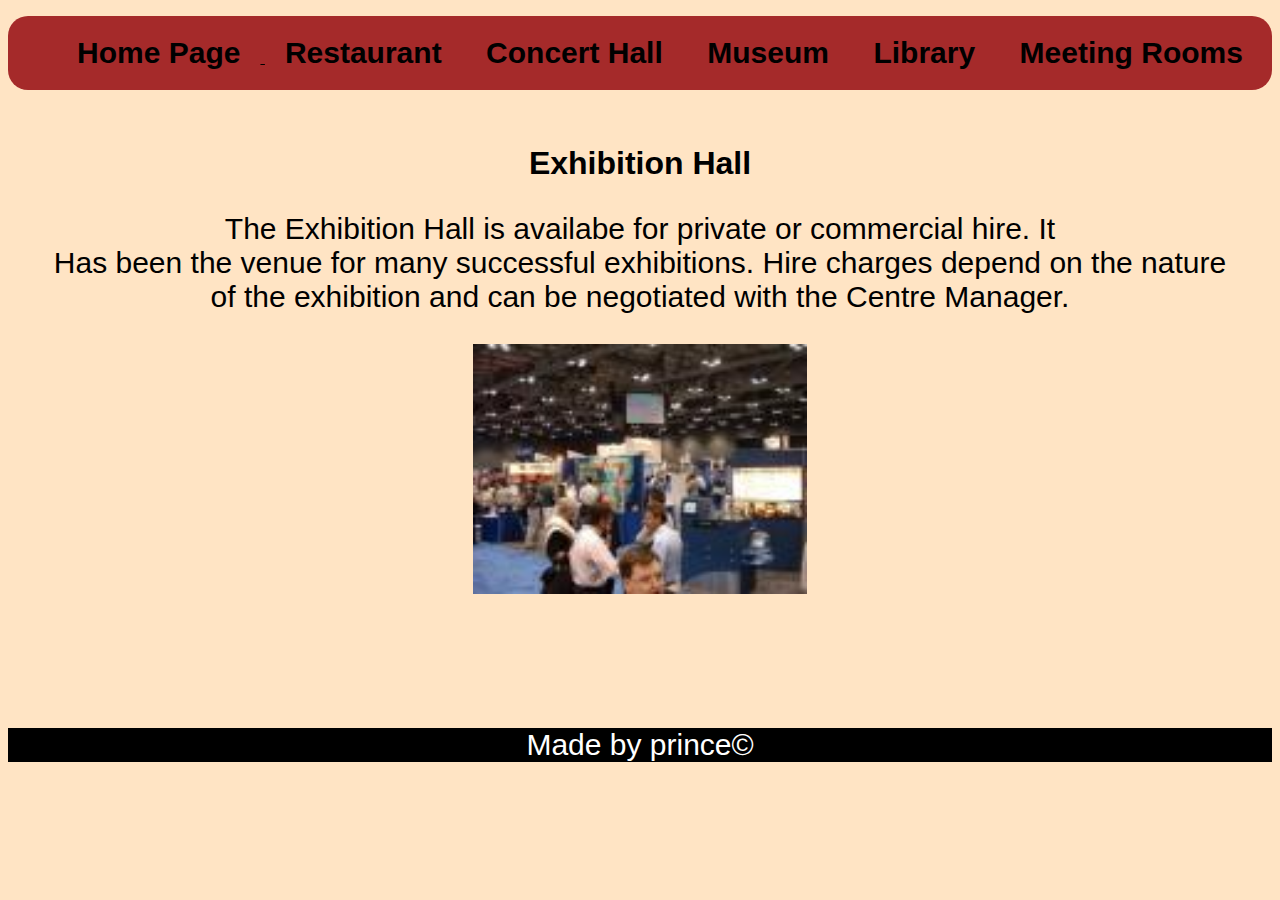
<file: MyProjects/People Center/HTML Files/Exibition hall.html>
<!DOCTYPE html>
<html lang="en">
<head>
    <meta charset="UTF-8">
    <meta name="viewport" content="width=device-width, initial-scale=1.0">
    <title>Document</title>
    <link href="../CSS Files/style.css" rel="stylesheet" />
    <link href="../CSS Files/OtherPages.css" rel="stylesheet" />
</head>
<body>

    <ul>
        <a href="./HomePage.html"><li><b>Home Page</b></li>
        <a href="./Restaurant.html"><li><b>Restaurant</b></li></a>
        <a href="./Concert hall.html"><li><b>Concert Hall</b></li></a>
        <a href="./Museum.html"><li><b>Museum</b></li></a>
        <a href="./Library.html"><li><b>Library</b></li></a>
        <a href="./Meeting Rooms.html"><li><b>Meeting Rooms</b></li></a>
    </ul>

    <br />

    <h1>Exhibition Hall</h1>
    <p>The Exhibition Hall is availabe for private or commercial hire. It <br />
    Has been the venue for many successful exhibitions. Hire charges depend on the nature <br /> 
    of the exhibition and can be negotiated with the Centre Manager.</p>

    <img src="../exhibition hall.jpg" height="250" />

    <footer>
        <p>Made by prince©</p>
    </footer>
</body>
</html>
</file>
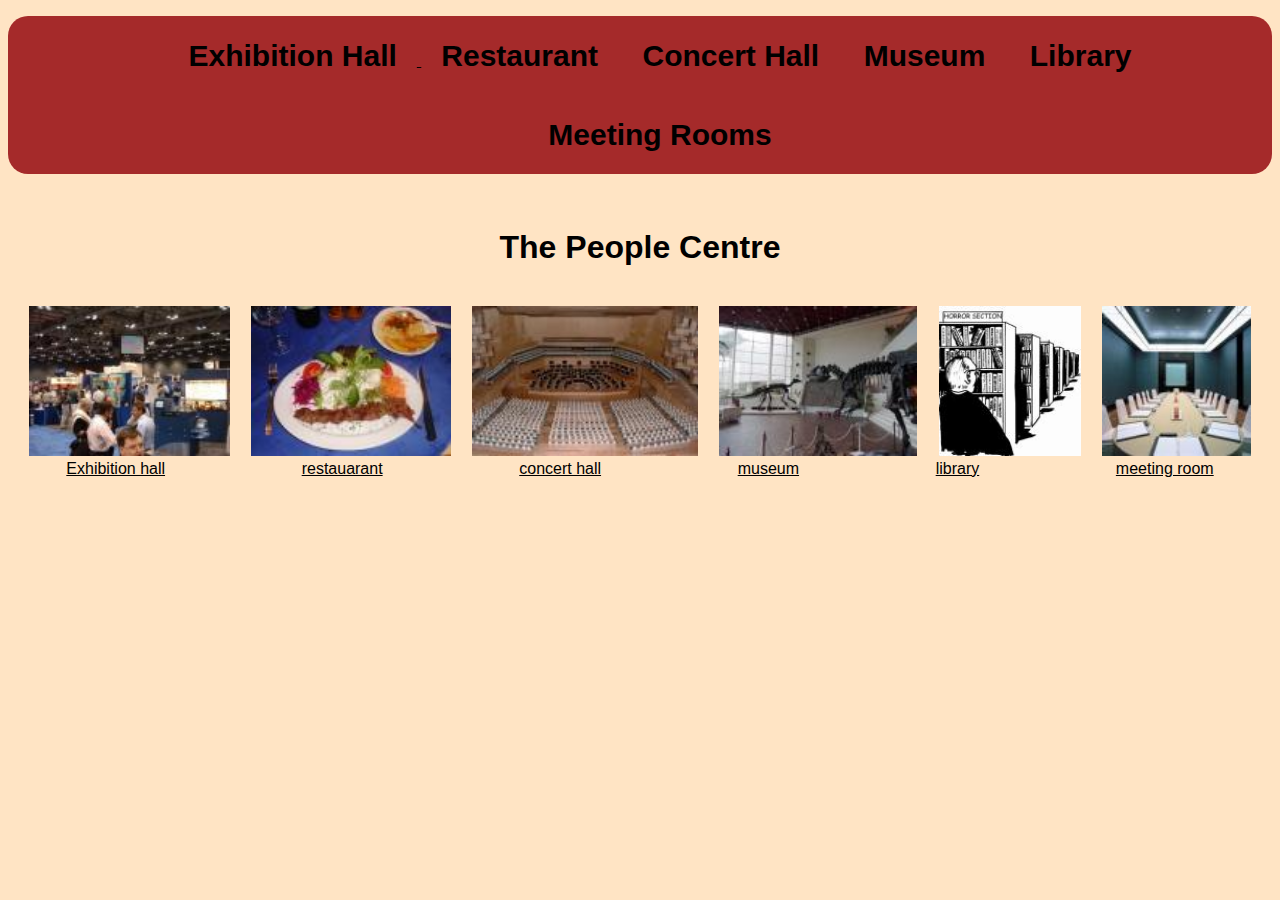
<file: MyProjects/People Center/HTML Files/HomePage.html>
<!DOCTYPE html>
<html lang="en" style="text-align: center;">
<head>
    <meta charset="UTF-8">
    <meta name="viewport" content="width=device-width, initial-scale=1.0">
    <title>Home Page</title>

    <link rel="preconnect" href="https://fonts.googleapis.com">
<link rel="preconnect" href="https://fonts.gstatic.com" crossorigin>
<link href="https://fonts.googleapis.com/css2?family=Madimi+One&display=swap" rel="stylesheet">

    <link href="../CSS Files/style.css" rel="stylesheet" />

</head>
<body>

    <ul>
        <a href="./Exibition hall.html"><li><b>Exhibition Hall</b></li>
        <a href="./Restaurant.html"><li><b>Restaurant</b></li></a>
        <a href="./Concert hall.html"><li><b>Concert Hall</b></li></a>
        <a href="./Museum.html"><li><b>Museum</b></li></a>
        <a href="./Library.html"><li><b>Library</b></li></a>
        <a href="./Meeting Rooms.html"><li><b>Meeting Rooms</b></li></a>
    </ul>

    <br />

    <h1>The People Centre</h1>

    <br />
    <div class="ForPhones">
    <div class="flex1">
            <a href="./Exibition hall.html"><img src="../exhibition hall.jpg" height="150" /></a>
            <a href="./Restaurant.html"><img src="../restauarant.jpg" height="150" /></a>
            <a href="./Concert hall.html"><img src="../concert hall.jpg" height="150" /></a>
            <a href="./Museum.html"><img src="../museum.jpg" height="150" /></a>
            <a href="./Library.html"> <img src="../library.jpg" height="150"/></a>
            <a href="./Meeting Rooms.html"> <img src="../meeting room.jpg" height="150" /></a>
        </div>
        <div class="flex2">
            <a class="more-links" href="./Exibition hall.html">Exhibition hall</a>
            <a class="more-links" href="./Restaurant.html">restauarant</a>
            <a class="text-links" href="./Concert hall.html">concert hall</a>
            <a class="text-links" href="./Museum.html">museum</a>
            <a class="text-links" href="./Library.html">library</a>
            <a class="meeting-rooms" href="./Meeting Rooms.html">meeting room</a>
        </div>
    </div>
</body>
</html>
</file>
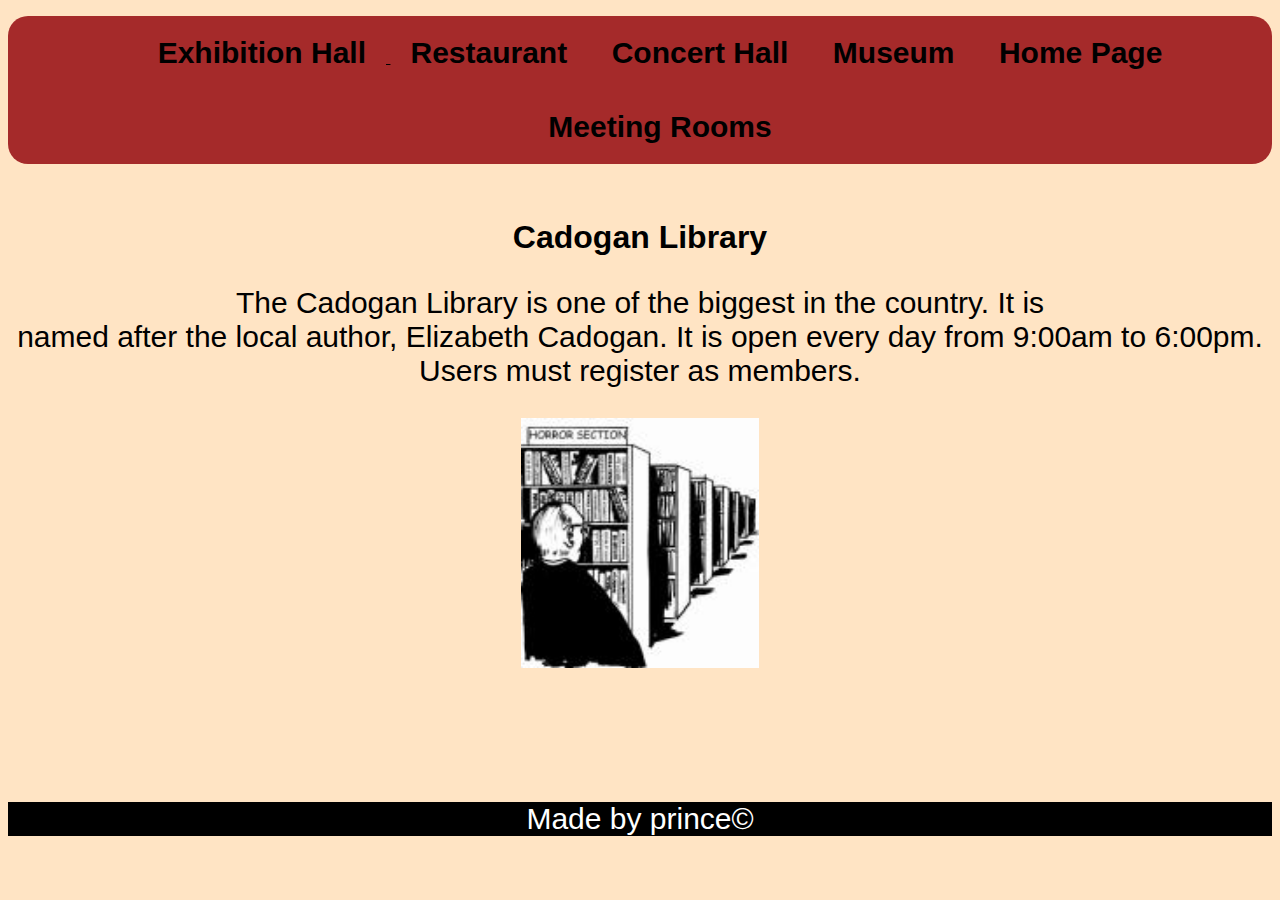
<file: MyProjects/People Center/HTML Files/Library.html>
<!DOCTYPE html>
<html lang="en">
<head>
    <meta charset="UTF-8">
    <meta name="viewport" content="width=device-width, initial-scale=1.0">
    <title>Document</title>
    <link href="../CSS Files/style.css" rel="stylesheet" />
    <link href="../CSS Files/OtherPages.css" rel="stylesheet" />
</head>
<body>

    <ul>
        <a href="./Exibition hall.html"><li><b>Exhibition Hall</b></li>
        <a href="./Restaurant.html"><li><b>Restaurant</b></li></a>
        <a href="./Concert hall.html"><li><b>Concert Hall</b></li></a>
        <a href="./Museum.html"><li><b>Museum</b></li></a>
        <a href="HomePage.html"><li><b>Home Page</b></li></a>
        <a href="./Meeting Rooms.html"><li><b>Meeting Rooms</b></li></a>
    </ul>

    <br />

    <h1>Cadogan Library</h1>
    <p>The Cadogan Library is one of the biggest in the country. It is <br />
        named after the local author, Elizabeth Cadogan. It is open every day from 9:00am to 6:00pm. <br />
        Users must register as members.</p>

        <img src="../library.jpg" height="250" />

        <footer>
            <p>Made by prince©</p>
        </footer>
</body>
</html>
</file>
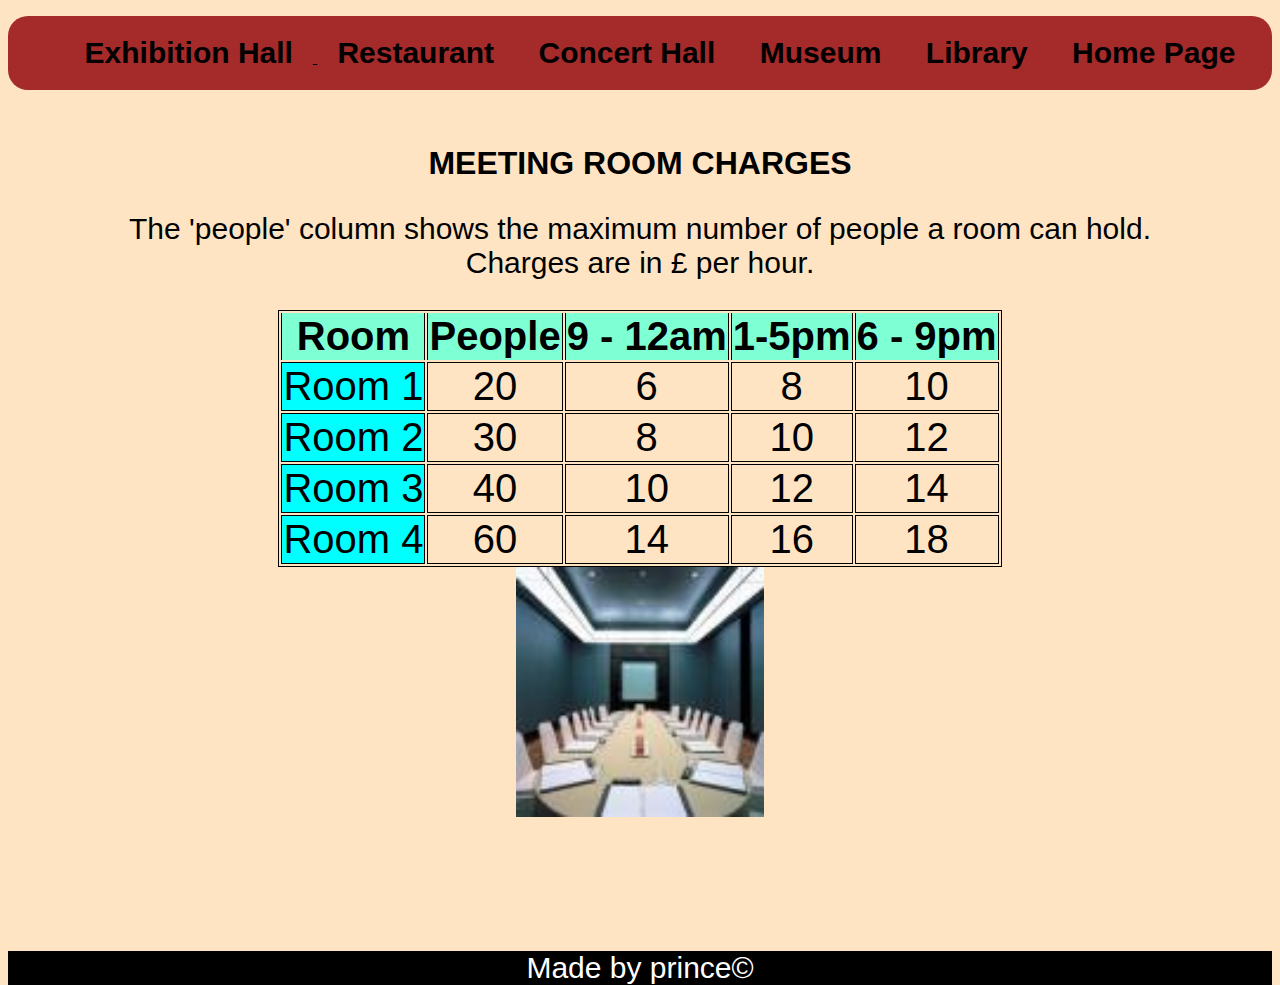
<file: MyProjects/People Center/HTML Files/Meeting Rooms.html>
<!DOCTYPE html>
<html lang="en">
<head>
    <meta charset="UTF-8">
    <meta name="viewport" content="width=device-width, initial-scale=1.0">
    <title>Meeting Rooms</title>

    <link href="../CSS Files/style.css" rel="stylesheet" />
    <link href="../CSS Files/OtherPages.css" rel="stylesheet" />
</head>
<body >

    <ul>
        <a href="./Exibition hall.html"><li><b>Exhibition Hall</b></li>
        <a href="./Restaurant.html"><li><b>Restaurant</b></li></a>
        <a href="./Concert hall.html"><li><b>Concert Hall</b></li></a>
        <a href="./Museum.html"><li><b>Museum</b></li></a>
        <a href="./Library.html"><li><b>Library</b></li></a>
        <a href="./HomePage.html"><li><b>Home Page</b></li></a>
    </ul>

    <br />

  <h1>MEETING ROOM CHARGES</h1> 
  <p>The 'people' column shows the maximum number of people a room can hold. <br /> 
    Charges are in £ per hour.</p>

    <table>

        <!--Table Headings-->
        <thead>
        <th>Room</th>
        <th>People</th>
        <th>9 - 12am</th>
        <th>1-5pm</th>
        <th>6 - 9pm</th>
    </thead>
    <tbody>
        <!--First Row Down-->
            <tr>
            <td class="side-Heading">Room 1</td>
            <td>20</td>
            <td>6</td>
            <td>8</td>
            <td>10</td>
        </tr>

        <!--Second Row Down-->
        <tr>
            <td class="side-Heading">Room 2</td>
            <td>30</td>
            <td>8</td>
            <td>10</td>
            <td>12</td>
        </tr>

        <!--Third Row Down-->
        <tr>
            <td class="side-Heading">Room 3</td>
            <td>40</td>
            <td>10</td>
            <td>12</td>
            <td>14</td>
        </tr>

        <!--Forth Row Down-->
        <tr>
            <td class="side-Heading">Room 4</td>
            <td>60</td>
            <td>14</td>
            <td>16</td>
            <td>18</td>
        </tr>
    </tbody>
    </table>

    <img src="../meeting room.jpg" height="250" />

    <footer>
        <p>Made by prince©</p>
    </footer>
</body>
</html>
</file>
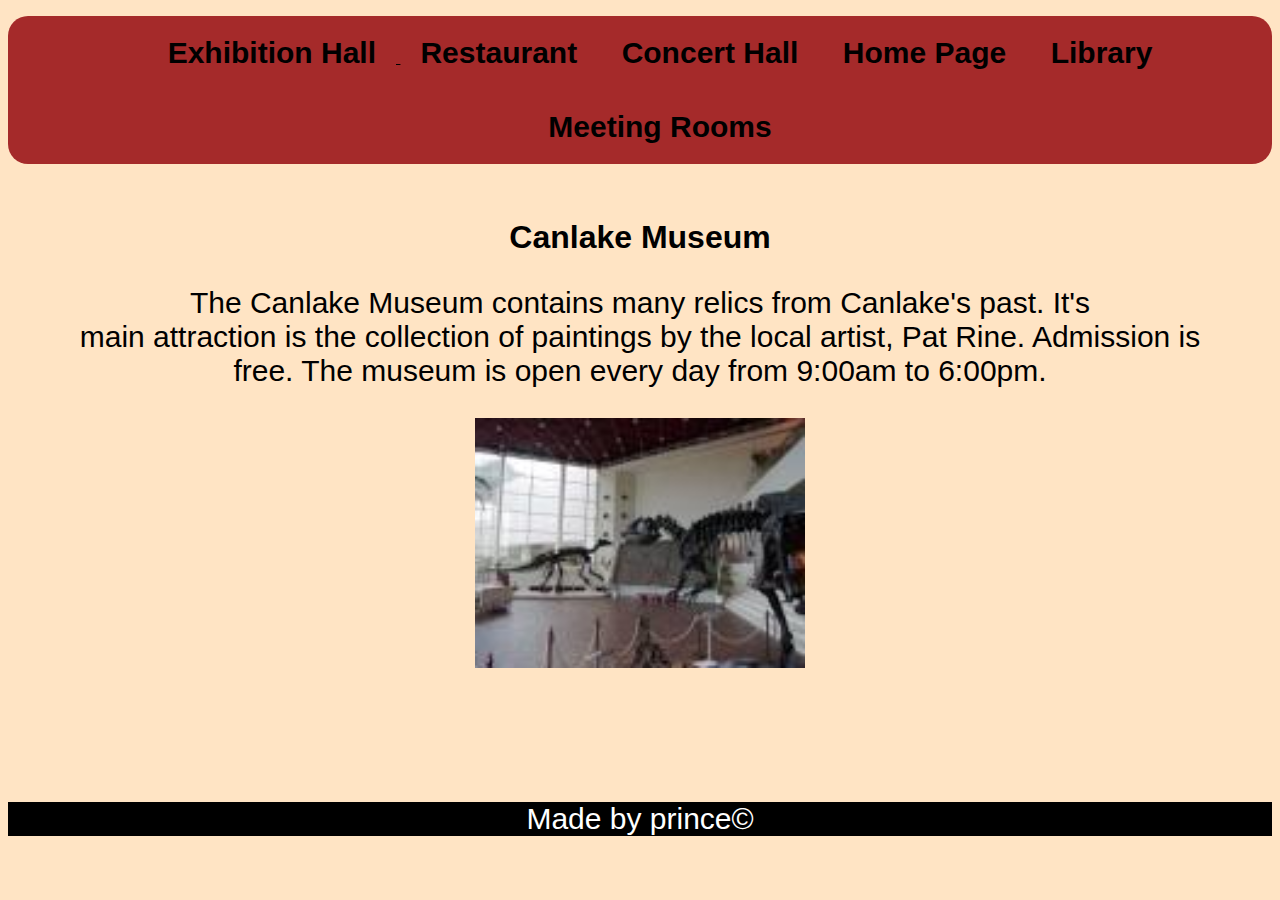
<file: MyProjects/People Center/HTML Files/Museum.html>
<!DOCTYPE html>
<html lang="en">
<head>
    <meta charset="UTF-8">
    <meta name="viewport" content="width=device-width, initial-scale=1.0">
    <title>Document</title>
    <link href="../CSS Files/style.css" rel="stylesheet" />
    <link href="../CSS Files/OtherPages.css" rel="stylesheet" />
</head>
<body>

    <ul>
        <a href="./Exibition hall.html"><li><b>Exhibition Hall</b></li>
        <a href="./Restaurant.html"><li><b>Restaurant</b></li></a>
        <a href="./Concert hall.html"><li><b>Concert Hall</b></li></a>
        <a href="./HomePage.html"><li><b>Home Page</b></li></a>
        <a href="./Library.html"><li><b>Library</b></li></a>
        <a href="./Meeting Rooms.html"><li><b>Meeting Rooms</b></li></a>
    </ul>

    <br />

    <h1>Canlake Museum</h1>
    <p>The Canlake Museum contains many relics from Canlake's past. It's <br /> main attraction is the collection of paintings by the local artist, Pat Rine. Admission is <br /> free. The museum is open every day from 9:00am to 6:00pm.</p>

    <img src="../museum.jpg" height="250" />

    <footer>
        <p>Made by prince©</p>
    </footer>
</body>
</html>
</file>
<file: CSS/style.css>
h1, header > p {
    z-index: 1;
}

h1 {


    /*position: absolute;
    top: 450px;
    left: 230px; */

    font-family: "Courier Prime", monospace;
    font-weight: 700;
    font-style: normal;
    font-size: 67.5pt;
    color: #FF94AC; 
}

header p {
    
    
    /*position: absolute;
    top: 450px;
    left: 1000px; */

    font-family: "Roboto", sans-serif;
    font-weight: 400;
    font-style: normal;
    font-size: 25.1pt; 
    color: #FFF994;
}

header > img {
    width: 100%;
}

header {
    position: relative;
}

header > div {
    display: flex;
    gap: 400px;
    justify-content: space-evenly;
    align-items: start;
    z-index: 1;
    height: 100%;
    position: absolute;
    top: 500px;
    left: 350px
}

main img {
    height: 300px;
}

main > div {
    display: flex;
    justify-content: center;
}

main > div > div {
    display: grid;
    grid-template-rows: auto auto;
    grid-template-columns: repeat(4, 1fr);
}

main > div > div h2 {
    text-align: left;
    margin-top: 70px;
    font-size: 51.7pt;
    font-family: "Roboto", sans-serif;
    font-weight: 700;
    font-style: normal;
}

.SkillText {
    grid-column: span 2;
    font-size: 22pt;
    color: #94C1FF;
}

.EducationText {
    grid-column: span 2;
    font-size: 22pt;
    color: #94C1FF;
}

p a {
    color: #369694;
}

#Projects{
    margin-top: 70px;
}

#Projects h2 {
    font-size: 32pt;
    color: #949FFF;
    font-family: "Roboto", sans-serif;
    font-weight: 700;
    font-style: normal;
    margin-left: 17rem;
}

#Projects p {
    font-size: 22pt;
    color: #94C1FF;
    font-family: "Roboto", sans-serif;
    font-weight: 500;
    font-style: normal;
    margin-left: 17rem;
}

#Projects img {
    margin-top: 50px;
}

.KindaFlex1 {
    display: flex;
    gap: 30px
}

img[src="./Images/PeopleCenterPreview.png"] {
    margin-left: 17rem;
}

a[href="./MyProjects/People Center/HTML Files/HomePage.html"] {
    margin-left: 17rem;
}

#Projects a {
    width: 19%;
}

.KindaFlex2 {
    display: flex;
    gap: 30px
}

#special {
    font-size: 22pt;
    display: flex;
    justify-content: right;
    margin-right: 4rem
}

#About {
    margin-top: 6rem;
}

#About h2 {
    font-size: 32pt;
    color: #949FFF;
    font-family: "Roboto", sans-serif;
    font-weight: 700;
    font-style: normal;
    margin-left: 17rem;
    height: fit-content;
    grid-area: 1/1/1/1;
    margin-bottom: 5rem;
}

#About p {
    font-size: 22pt;
    color: #94C1FF;
    font-family: "Roboto", sans-serif;
    font-weight: 500;
    font-style: normal;
    margin-left: 17rem;
    margin-top: 7rem;
    text-align: left;
    width: 37rem;
    height: fit-content;
    border: #FABB17 solid 4pt;
    border-radius: 36pt;
    padding: 20px;
    grid-area: 1/1/2/1;
}

img[src="./Images/PrinceNew.jpg"] {
    border-radius: 50%;
    margin-left: 10rem;
    height: 600px;
    width: 600px;
    grid-area: 1/2/1/2;
}

#About {
    height: 40rem;
}

#About > div > div{
    display: grid;
    grid-template-rows: 1fr 1fr;
    grid-template-columns: 1fr 3fr;
}

#Contact > div {
    display: flex;
    justify-content: center;
    height: 17rem;
}

#Contact > div > div {
    display: grid;
    grid-template-columns: repeat(2, 50%);
    grid-template-rows: 1fr 1fr 1fr;
    align-items: center;
}

.phone {
    grid-row: 3;
}

#Contact h2, #firstp, .phone {
    margin-right: 25rem;
}

#Contact h2 {
    width: 300px;
    height: 40px;
    font-size: 32pt;
    color: #949FFF;
    font-family: "Roboto", sans-serif;
    font-weight: 700;
    font-style: normal;
}

#firstp {
    width: 30rem;
    font-size: 22pt;
    color: #94C1FF;
    font-family: "Roboto", sans-serif;
    font-weight: 500;
    font-style: normal;
}

p[class="contacts"] {
    margin-left: 30rem;
    position: relative;
    top: 200px;
    font-size: 18pt;
    font-family: "Roboto", sans-serif;
    font-weight: 500;
    font-style: normal;
}

span {
    line-height: 5px;
}

@media (max-width: 1920px) {
    header > div {
        display: flex;
        gap: 150px;
        justify-content: space-evenly;
        align-items: start;
        z-index: 1;
        height: 100%;
        position: absolute;
        top: 400px;
        left: 300px
    }

}

@media (max-width: 1720px) {
    header > div {
        display: flex;
        gap: 180px;
        justify-content: space-evenly;
        align-items: start;
        z-index: 1;
        height: 100%;
        position: absolute;
        top: 350px;
        left: 300px
    }

    h1 {


        /*position: absolute;
        top: 450px;
        left: 230px; */
    
        font-family: "Courier Prime", monospace;
        font-weight: 700;
        font-style: normal;
        font-size: 50.5pt;
        color: #FF94AC; 
    }
    
    header p {
        
        
        /*position: absolute;
        top: 450px;
        left: 1000px; */
    
        font-family: "Roboto", sans-serif;
        font-weight: 400;
        font-style: normal;
        font-size: 20.1pt; 
        color: #FFF994;
    }
}

@media (max-width: 1620px) {
    header > div {
        display: flex;
        gap: 220px;
        justify-content: space-evenly;
        align-items: start;
        z-index: 1;
        height: 100%;
        position: absolute;
        top: 320px;
        left: 200px
    }

    #About {
        width: 5rem;
    }
}

@media (max-width: 1420px) {
    header > div {
        display: flex;
        gap: 250px;
        justify-content: space-evenly;
        align-items: start;
        z-index: 1;
        height: 100%;
        position: absolute;
        top: 300px;
        left: 180px
    }

    h1 {
        /*position: absolute;
        top: 450px;
        left: 230px; */
    
        font-family: "Courier Prime", monospace;
        font-weight: 700;
        font-style: normal;
        font-size: 45.5pt;
        color: #FF94AC; 
    }
    
    header p {
        /*position: absolute;
        top: 450px;
        left: 1000px; */
    
        font-family: "Roboto", sans-serif;
        font-weight: 400;
        font-style: normal;
        font-size: 20.1pt; 
        color: #FFF994;
    }
}

@media (max-width: 1220px) {
    header > div {
        display: flex;
        gap: 170px;
        justify-content: space-evenly;
        align-items: start;
        z-index: 1;
        height: 100%;
        position: absolute;
        top: 220px;
        left: 140px
    }

    h1 {
        /*position: absolute;
        top: 450px;
        left: 230px; */
    
        font-family: "Courier Prime", monospace;
        font-weight: 700;
        font-style: normal;
        font-size: 40.5pt;
        color: #FF94AC; 
    }
    
    header p {
        /*position: absolute;
        top: 450px;
        left: 1000px; */
    
        font-family: "Roboto", sans-serif;
        font-weight: 400;
        font-style: normal;
        font-size: 20.1pt; 
        color: #FFF994;
    }
}

@media (max-width: 1000px) {
    header > div {
        display: flex;
        gap: 70px;
        justify-content: center;
        align-items: center;
        z-index: 1;
        flex-direction: column;
        margin-top: 50px;

        height: 100%;
        position: absolute;
        top: 220px;
        left: 140px;
        margin-bottom: 600px;
    }

    h1 {
        /*position: absolute;
        top: 450px;
        left: 230px; */
    
        font-family: "Courier Prime", monospace;
        font-weight: 700;
        font-style: normal;
        font-size: 60.5pt;
        color: #FF94AC; 
    }
    
    header p {
        /*position: absolute;
        top: 450px;
        left: 1000px; */
    
        font-family: "Roboto", sans-serif;
        font-weight: 400;
        font-style: normal;
        font-size: 20.1pt; 
        color: #94C1FF;
    }

    header > img {
        width: 0%;
    }

    main {
        margin-top: 600px;
    }

    p {
        font-size: 20px !important;
        border: black solid 1px;
        width: fit-content;
    }

    h2 {
        font-size: 40px !important;
    }

    main img {
        width: 140px;
        height: 140px;
    }


    #Projects{
        margin-top: 40px;
    }
    
    #Projects h2 {
        font-size: 32pt;
        color: #949FFF;
        font-family: "Roboto", sans-serif;
        font-weight: 700;
        font-style: normal;
        margin-left: 5rem;
    }
    
    #Projects p {
        font-size: 22pt;
        color: #94C1FF;
        font-family: "Roboto", sans-serif;
        font-weight: 500;
        font-style: normal;
        margin-left: 5rem;
    }
    
    #Projects img {
        margin-top: 50px;
    }
    
    .KindaFlex1 {
        display: flex;
        gap: 30px
    }
    
    img[src="./Images/PeopleCenterPreview.png"] {
        margin-left: 5rem;
    }
    
    a[href="./MyProjects/People Center/HTML Files/HomePage.html"] {
        margin-left: 5rem;
    }
    
    #Projects a {
        width: 19%;
    }
    
    .KindaFlex2 {
        display: flex;
        gap: 30px
    }
    
    #special {
        font-size: 22pt;
        display: flex;
        justify-content: right;
        margin-right: 4rem
    }


    #About {
        margin-top: 6rem;
    }
    
    #About h2 {
        font-size: 32pt;
        color: #949FFF;
        font-family: "Roboto", sans-serif;
        font-weight: 700;
        font-style: normal;
        margin-left: 5rem;
        height: fit-content;
        grid-area: 1/1/1/1;
        margin-bottom: 5rem;
    }
    
    #About p {
        font-size: 22pt;
        color: #94C1FF;
        font-family: "Roboto", sans-serif;
        font-weight: 500;
        font-style: normal;
        margin-left: 5rem;
        margin-top: 7rem;
        text-align: left;
        width: 26rem;
        height: fit-content;
        border: #FABB17 solid 4pt;
        border-radius: 36pt;
        padding: 20px;
        grid-area: 1/1/2/1;
    }
    
    img[src="./Images/PrinceNew.jpg"] {
        border-radius: 50%;
        margin-left: 10rem;
        height: 0px;
        width: 0px;
        grid-area: 1/2/1/2;
    }
    
    #About {
        height: 40rem;
    }
    
    #About > div > div{
        display: grid;
        grid-template-rows: 1fr 1fr;
        grid-template-columns: 1fr 3fr;
    }


    #Contact > div {
        margin-left: 5rem;
    }
    
    #Contact > div > div {
        display: flex;
        flex-direction: column;
        justify-content: center;
        align-items: center;
    }
    
    #Contact h2 {
        width: 300px;
        height: 50px;
        font-size: 32pt;
        color: #949FFF;
        font-family: "Roboto", sans-serif;
        font-weight: 700;
        font-style: normal;
    }
    
    .phone {
        width: 0;
        height: 0;
    }

    #firstp {
        width: 0;
        height: 0;
        background-color: white;
        color: white;
    }

    p[class="contacts"] {
        margin-left: 5rem;
        position: static;
        font-size: 18pt;
        font-family: "Roboto", sans-serif;
        font-weight: 500;
        font-style: normal;
    }

    #Contact h2, #firstp, .phone {
        margin-right: 0rem;
        margin-left: 10rem;
    }

    }
</file>
<file: MyProjects/11.3 TinDog Project/css/style.css>
.gradient-background {
  background: linear-gradient(300deg, #00bfff, #ff4c68, #ef8172);
  background-size: 180% 180%;
  animation: gradient-animation 18s ease infinite;
}

@keyframes gradient-animation {
  0% {
    background-position: 0% 50%;
  }
  50% {
    background-position: 100% 50%;
  }
  100% {
    background-position: 0% 50%;
  }
}

.icon-square {
  width: 3rem;
  height: 3rem;
  border-radius: 0.75rem;
}

.profile-img {
  height: 100px;
  border-radius: 50%;
}
</file>
<file: MyProjects/11.3 TinDog Project/css/solution.css>
.gradient-background {
  background: linear-gradient(300deg, #00bfff, #ff4c68, #ef8172);
  background-size: 180% 180%;
  animation: gradient-animation 18s ease infinite;
}

@keyframes gradient-animation {
  0% {
    background-position: 0% 50%;
  }
  50% {
    background-position: 100% 50%;
  }
  100% {
    background-position: 0% 50%;
  }
}

.icon-square {
  width: 3rem;
  height: 3rem;
  border-radius: 0.75rem;
}

.profile-img {
  border-radius: 50%;
  height: 100px;
}
</file>
<file: MyProjects/People Center/CSS Files/style.css>
* {
    text-align: center;
    font-family: Arial, Helvetica, sans-serif;
}

body {
    background-color: bisque;
}

table {
    margin-left: auto;
    margin-right: auto;
    border: 1px black solid;
    font-size: 40px;
    font-weight: 20px;
}

td {
    border: 1px black solid;
}

th {
    border-width: 0px 1px;
    border-color: black;
    border-style: solid;
    background-color: aquamarine;
}

li {
    display: inline-block;
    padding: 20px;
    font-size: 30px;
    font-family: "Madimi One", sans-serif;
    font-weight: 400;
    font-style: normal;
}

ul {
    background-color: brown;
    border-radius: 20px;
}

li:hover {
    color:azure;
    background-color: rgb(120, 38, 17);
}

a {
    color: black;
    list-style-type: none;
}

.side-Heading {
    background-color: aqua;
}

.flex1 {
    display: flex;
    justify-content: space-evenly;
}

.flex2 {
    display: flex;
    justify-content: space-around;
    gap: 20px;
}

@media (max-width: 1200px) {
    .flex1 {
        display: flex;
        flex-direction: column;
        width: 50%;
        margin-right: 0px;
        flex-shrink: 0;
        margin-left: 70px;
    }

    .flex2 {
        display: flex;
        flex-direction: column;
        width: 50%;
        justify-content: start;
        margin-right: 200px;
        margin-left: 0px;
        gap: 120px;
        flex-shrink: 0;
    }

    .flex2 a {
        font-size: 30px;
        flex-shrink: 0;
    }

    .ForPhones {
        display: flex;
        justify-content: center;
        align-items: center;
    }

    li {
        border: solid black 1px;
    }
}
</file>
<file: MyProjects/People Center/CSS Files/OtherPages.css>
p {
    font-size: 30px;
}

footer {
    position: relative;
    text-align: right;
    background-color: black;
    color: white;
    top: 100px;
}
</file>
